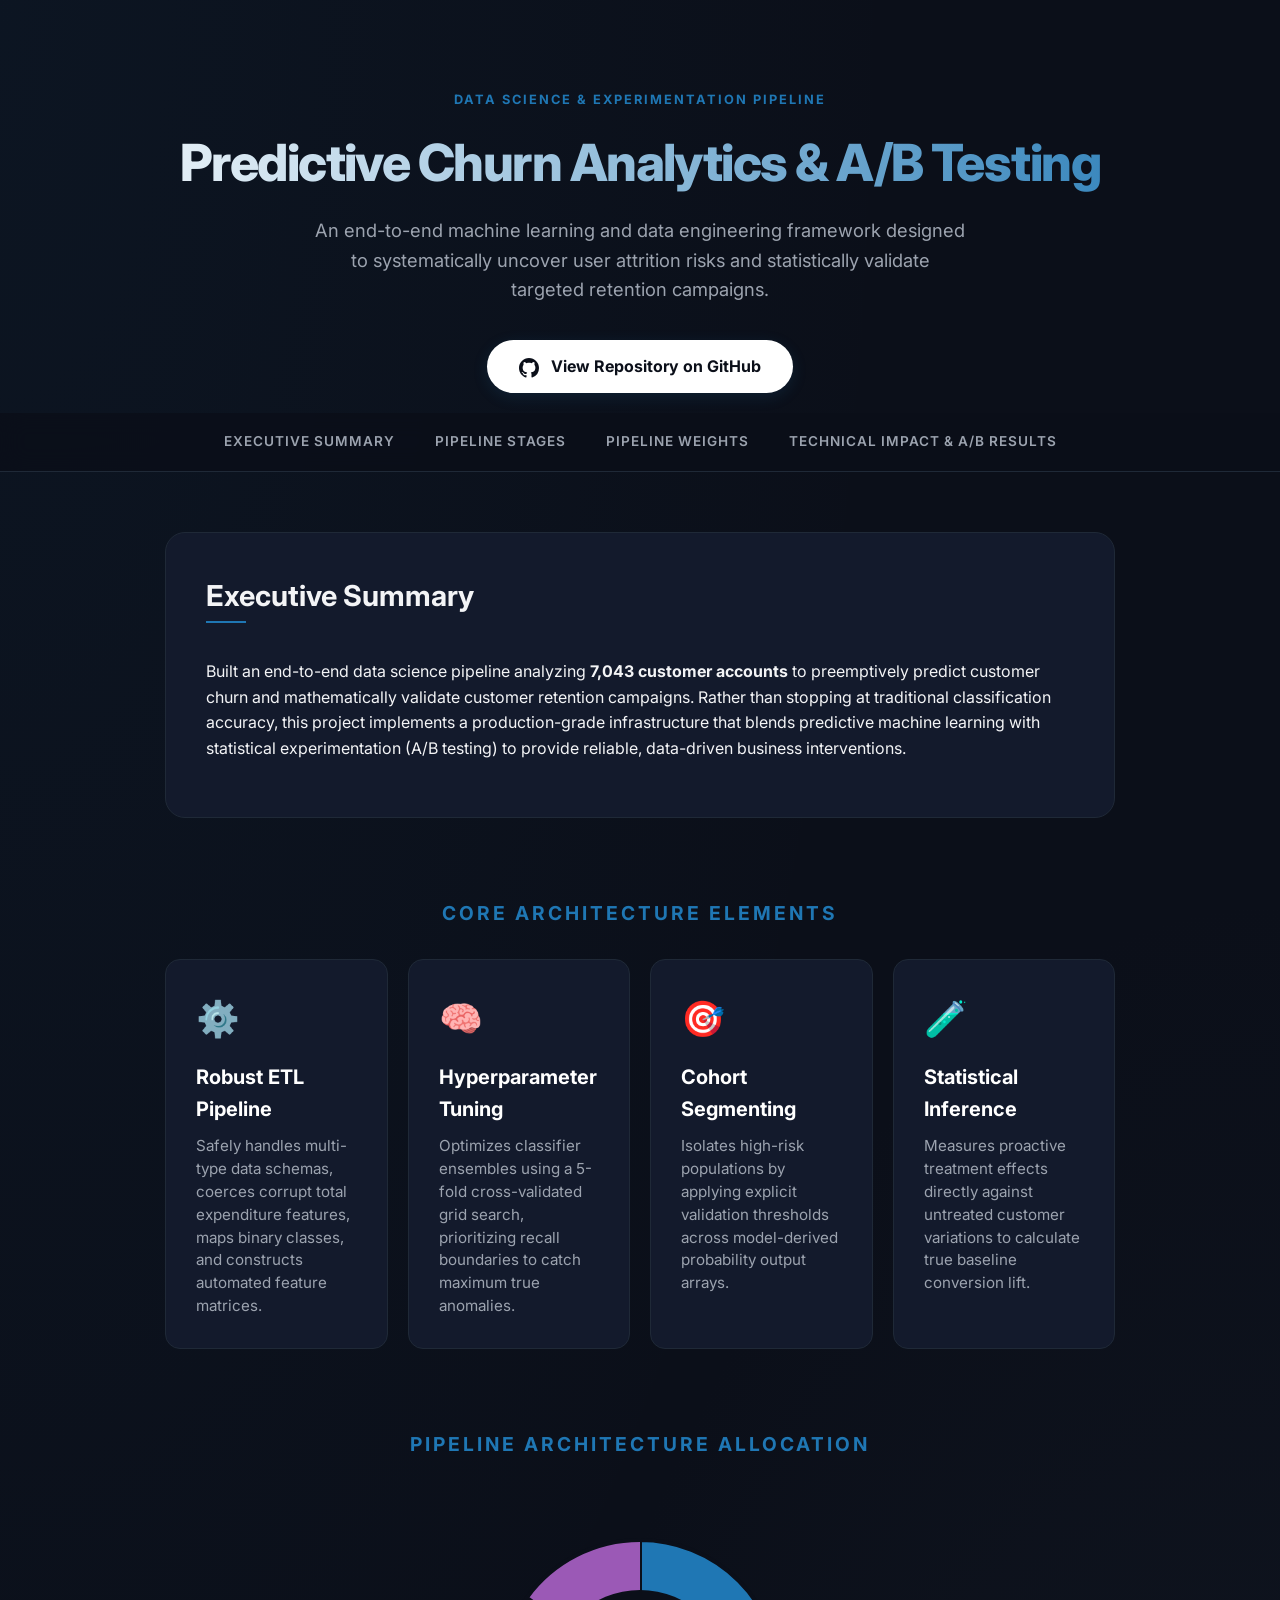
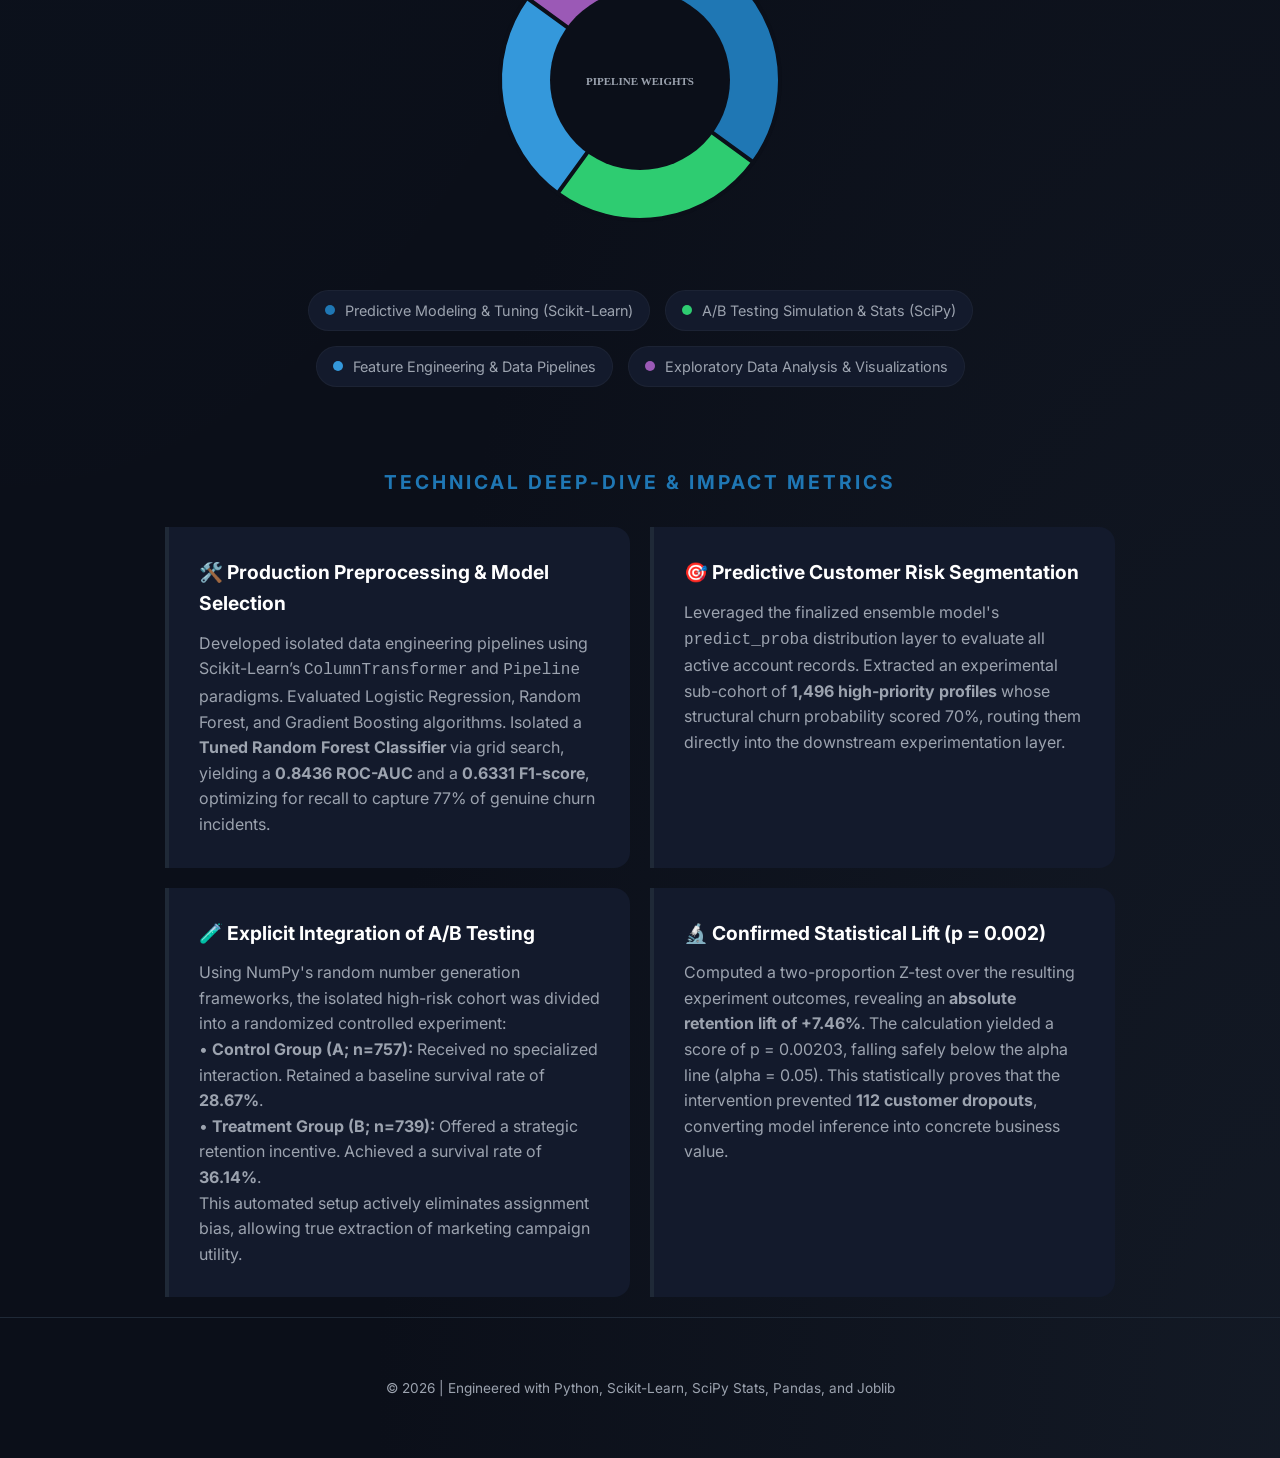
<file: customer-churn.html>
<!DOCTYPE html>
<html lang="en">
<head>
<meta charset="UTF-8">
<meta name="viewport" content="width=device-width, initial-scale=1.0">
<title>Predictive Churn Analytics & A/B Experimentation | Engineering Portfolio</title>
<link href="https://fonts.googleapis.com/css2?family=Inter:wght@300;400;600;700&display=swap" rel="stylesheet">

<style>
:root {
    --primary-blue: #1f77b4;
    --accent-glow: rgba(31, 119, 180, 0.15);
    --dark-slate: #0b0f19;
    --card-bg: #131a2c;
    --card-bg-hover: #1b243c;
    --text-main: #f3f4f6;
    --text-dim: #9ca3af;
    --border: #1f2937;
    --success-green: #10b981;
}

body {
    margin: 0;
    font-family: 'Inter', sans-serif;
    background-color: var(--dark-slate);
    background-image: 
        radial-gradient(at 0% 0%, rgba(31, 119, 180, 0.06) 0px, transparent 50%),
        radial-gradient(at 100% 100%, rgba(31, 41, 55, 0.4) 0px, transparent 50%);
    color: var(--text-main);
    line-height: 1.6;
}

/* HEADER & GITHUB BUTTON */
header { padding: 90px 20px 20px; text-align: center; }
header .badge { text-transform: uppercase; letter-spacing: 2px; font-size: 0.8rem; color: var(--primary-blue); font-weight: 700; margin-bottom: 12px; }
header h1 { font-size: 3.2rem; margin: 0; font-weight: 800; background: linear-gradient(90deg, #fff, var(--primary-blue)); -webkit-background-clip: text; -webkit-text-fill-color: transparent; letter-spacing: -0.03em; }
header p { color: var(--text-dim); font-size: 1.15rem; margin-top: 12px; max-width: 650px; margin-left: auto; margin-right: auto; }

.btn-container { text-align: center; margin-top: 35px; }
.github-pill {
    display: inline-flex;
    align-items: center;
    gap: 12px;
    padding: 14px 32px;
    background: #fff;
    color: var(--dark-slate);
    text-decoration: none;
    border-radius: 50px;
    font-weight: 700;
    transition: 0.3s cubic-bezier(0.4, 0, 0.2, 1);
    box-shadow: 0 4px 15px var(--accent-glow);
}
.github-pill:hover {
    transform: translateY(-3px);
    background: var(--primary-blue);
    color: #fff;
    box-shadow: 0 8px 25px rgba(31, 119, 180, 0.4);
}

/* STICKY NAV */
nav {
    background: rgba(11, 15, 25, 0.9);
    backdrop-filter: blur(12px);
    padding: 18px;
    display: flex;
    justify-content: center;
    position: sticky;
    top: 0;
    z-index: 100;
    border-bottom: 1px solid var(--border);
}
nav a { color: var(--text-dim); text-decoration: none; margin: 0 20px; font-size: 0.85rem; font-weight: 600; text-transform: uppercase; letter-spacing: 1px; transition: color 0.2s ease; }
nav a:hover { color: var(--primary-blue); }

.container { max-width: 950px; margin: auto; padding: 20px; }

/* LAYOUT CARDS */
.card {
    background: var(--card-bg);
    border: 1px solid var(--border);
    border-radius: 20px;
    padding: 40px;
    margin: 40px 0;
    transition: all 0.3s ease;
}
h2 { color: var(--text-main); margin-top: 0; font-size: 1.8rem; font-weight: 700; position: relative; display: inline-block; }
h2::after {
    content: '';
    position: absolute;
    left: 0;
    bottom: -4px;
    width: 40px;
    height: 2px;
    background-color: var(--primary-blue);
    transition: width 0.3s ease;
}
.card:hover h2::after { width: 100%; }

/* PRODUCT ECOSYSTEM GRID */
.features-grid {
    display: grid;
    grid-template-columns: repeat(auto-fit, minmax(220px, 1fr));
    gap: 20px;
    margin-top: 30px;
}
.feature-item {
    background: var(--card-bg);
    padding: 30px;
    border-radius: 15px;
    border: 1px solid var(--border);
    transition: 0.3s cubic-bezier(0.4, 0, 0.2, 1);
}
.feature-item:hover { 
    border-color: var(--primary-blue); 
    background-color: var(--card-bg-hover);
    transform: translateY(-5px); 
    box-shadow: 0 10px 20px -10px var(--accent-glow);
}
.feature-item span { font-size: 2.2rem; display: block; margin-bottom: 15px; }
.feature-item h3 { color: #fff; margin: 0 0 10px 0; font-size: 1.25rem; transition: color 0.2s; }
.feature-item:hover h3 { color: var(--primary-blue); }
.feature-item p { font-size: 0.95rem; color: var(--text-dim); margin: 0; line-height: 1.5; }

.section-title { text-align: center; margin-top: 80px; color: var(--primary-blue); font-size: 1.2rem; letter-spacing: 3px; text-transform: uppercase; font-weight: 700; }

/* CHART & LEGEND */
.chart-wrapper {
    display: flex;
    flex-direction: column;
    align-items: center;
    margin: 40px 0;
}
#chartTooltip {
    position: absolute;
    background: #fff;
    color: var(--dark-slate);
    padding: 8px 12px;
    border-radius: 6px;
    font-size: 13px;
    font-weight: 700;
    pointer-events: none;
    display: none;
    z-index: 10;
}
.tech-legend {
    display: flex;
    flex-wrap: wrap;
    justify-content: center;
    gap: 15px;
    margin-top: 30px;
    max-width: 800px;
}
.legend-tag {
    display: flex;
    align-items: center;
    gap: 10px;
    font-size: 0.85rem;
    background: var(--card-bg);
    border: 1px solid var(--border);
    padding: 8px 16px;
    border-radius: 30px;
}
.dot { width: 10px; height: 10px; border-radius: 50%; }

/* RECRUITER IMPACT GRID */
.impact-grid {
    display: grid;
    grid-template-columns: repeat(auto-fit, minmax(400px, 1fr));
    gap: 20px;
    margin-top: 30px;
}
.impact-card {
    padding: 30px;
    background: var(--card-bg);
    border-left: 4px solid var(--border);
    border-radius: 0 16px 16px 0;
    transition: all 0.3s cubic-bezier(0.4, 0, 0.2, 1);
}
.impact-card:hover {
    border-left-color: var(--primary-blue);
    background: var(--card-bg-hover);
    transform: translateX(6px);
}
.impact-card.success-highlight:hover {
    border-left-color: var(--success-green);
}
.impact-card h4 { margin: 0 0 12px 0; color: #fff; font-size: 1.2rem; transition: color 0.2s; }
.impact-card:hover h4 { color: var(--primary-blue); }
.impact-card.success-highlight:hover h4 { color: var(--success-green); }
.impact-card p { margin: 0; color: var(--text-dim); font-size: 1rem; line-height: 1.6; }

footer { text-align: center; padding: 60px; color: var(--text-dim); font-size: 0.85rem; border-top: 1px solid var(--border); }

#topBtn {
    position: fixed; bottom: 30px; right: 30px;
    background: var(--primary-blue); color: white;
    border: none; border-radius: 50%; width: 50px; height: 50px;
    cursor: pointer; display: none; box-shadow: 0 5px 15px rgba(0,0,0,0.3);
    font-size: 1.2rem; font-weight: bold;
}
</style>
</head>

<body>

<header>
    <div class="badge">Data Science & Experimentation Pipeline</div>
    <h1>Predictive Churn Analytics & A/B Testing</h1>
    <p>An end-to-end machine learning and data engineering framework designed to systematically uncover user attrition risks and statistically validate targeted retention campaigns.</p>
    <div class="btn-container">
        <a href="https://github.com/Vrushilpatel2004/Predictive-Churn-Retention-Analysis-Data-Science-project" target="_blank" class="github-pill">
            <svg height="20" width="20" viewBox="0 0 16 16" fill="currentColor" style="margin-bottom:-2px;"><path d="M8 0C3.58 0 0 3.58 0 8c0 3.54 2.29 6.53 5.47 7.59.4.07.55-.17.55-.38 0-.19-.01-.82-.01-1.49-2.01.37-2.53-.49-2.69-.94-.09-.23-.48-.94-.82-1.13-.28-.15-.68-.52-.01-.53.63-.01 1.08.58 1.23.82.72 1.21 1.87.87 2.33.66.07-.52.28-.87.51-1.07-1.78-.2-3.64-.89-3.64-3.95 0-.87.31-1.59.82-2.15-.08-.2-.36-1.02.08-2.12 0 0 .67-.21 2.2.82.64-.18 1.32-.27 2-.27.68 0 1.36.09 2 .27 1.53-1.04 2.2-.82 2.2-.82.44 1.1.16 1.92.08 2.12.51.56.82 1.27.82 2.15 0 3.07-1.87 3.75-3.65 3.95.29.25.54.73.54 1.48 0 1.07-.01 1.93-.01 2.2 0 .21.15.46.55.38A8.013 8.013 0 0016 8c0-4.42-3.58-8-8-8z"></path></svg>
            View Repository on GitHub
        </a>
    </div>
</header>

<nav>
    <a href="#overview">Executive Summary</a>
    <a href="#ecosystem">Pipeline Stages</a>
    <a href="#architecture">Pipeline Weights</a>
    <a href="#impact">Technical Impact & A/B Results</a>
</nav>

<div class="container">

    <section id="overview" class="card">
        <h2>Executive Summary</h2>
        <p>Built an end-to-end data science pipeline analyzing <strong>7,043 customer accounts</strong> to preemptively predict customer churn and mathematically validate customer retention campaigns. Rather than stopping at traditional classification accuracy, this project implements a production-grade infrastructure that blends predictive machine learning with statistical experimentation (A/B testing) to provide reliable, data-driven business interventions.</p>
    </section>

    <div id="ecosystem" class="section-title">Core Architecture Elements</div>
    <div class="features-grid">
        <div class="feature-item"><span>⚙️</span><h3>Robust ETL Pipeline</h3><p>Safely handles multi-type data schemas, coerces corrupt total expenditure features, maps binary classes, and constructs automated feature matrices.</p></div>
        <div class="feature-item"><span>🧠</span><h3>Hyperparameter Tuning</h3><p>Optimizes classifier ensembles using a 5-fold cross-validated grid search, prioritizing recall boundaries to catch maximum true anomalies.</p></div>
        <div class="feature-item"><span>🎯</span><h3>Cohort Segmenting</h3><p>Isolates high-risk populations by applying explicit validation thresholds across model-derived probability output arrays.</p></div>
        <div class="feature-item"><span>🧪</span><h3>Statistical Inference</h3><p>Measures proactive treatment effects directly against untreated customer variations to calculate true baseline conversion lift.</p></div>
    </div>

    <div id="architecture" class="section-title">Pipeline Architecture Allocation</div>
    <div class="chart-wrapper">
        <div id="chartTooltip"></div>
        <canvas id="techDonut" width="360" height="360"></canvas>
        <div class="tech-legend" id="legend"></div>
    </div>

    <div id="impact" class="section-title">Technical Deep-Dive & Impact Metrics</div>
    <div class="impact-grid">
        <div class="impact-card">
            <h4>🛠️ Production Preprocessing & Model Selection</h4>
            <p>Developed isolated data engineering pipelines using Scikit-Learn’s <code>ColumnTransformer</code> and <code>Pipeline</code> paradigms. Evaluated Logistic Regression, Random Forest, and Gradient Boosting algorithms. Isolated a <b>Tuned Random Forest Classifier</b> via grid search, yielding a <b>0.8436 ROC-AUC</b> and a <b>0.6331 F1-score</b>, optimizing for recall to capture 77% of genuine churn incidents.</p>
        </div>
        <div class="impact-card">
            <h4>🎯 Predictive Customer Risk Segmentation</h4>
            <p>Leveraged the finalized ensemble model's <code>predict_proba</code> distribution layer to evaluate all active account records. Extracted an experimental sub-cohort of <strong>1,496 high-priority profiles</strong> whose structural churn probability scored 70%, routing them directly into the downstream experimentation layer.</p>
        </div>
        <div class="impact-card success-highlight">
            <h4>🧪 Explicit Integration of A/B Testing</h4>
            <p>Using NumPy's random number generation frameworks, the isolated high-risk cohort was divided into a randomized controlled experiment:
            <br>• <strong>Control Group (A; n=757):</strong> Received no specialized interaction. Retained a baseline survival rate of <strong>28.67%</strong>.
            <br>• <strong>Treatment Group (B; n=739):</strong> Offered a strategic retention incentive. Achieved a survival rate of <strong>36.14%</strong>.
            <br>This automated setup actively eliminates assignment bias, allowing true extraction of marketing campaign utility.</p>
        </div>
        <div class="impact-card success-highlight">
            <h4>🔬 Confirmed Statistical Lift (p = 0.002)</h4>
            <p>Computed a two-proportion Z-test over the resulting experiment outcomes, revealing an <b>absolute retention lift of +7.46%</b>. The calculation yielded a score of p = 0.00203, falling safely below the alpha line (alpha = 0.05). This statistically proves that the intervention prevented <b>112 customer dropouts</b>, converting model inference into concrete business value.</p>
        </div>
    </div>

</div>

<button id="topBtn" onclick="scrollToTop()">↑</button>

<footer>
    © 2026 | Engineered with Python, Scikit-Learn, SciPy Stats, Pandas, and Joblib
</footer>

<script>
const canvas = document.getElementById("techDonut");
const ctx = canvas.getContext("2d");
const tooltip = document.getElementById("chartTooltip");
const legendDiv = document.getElementById("legend");

const techData = [
    { label: "Predictive Modeling & Tuning (Scikit-Learn)", value: 35, color: "#1f77b4" },
    { label: "A/B Testing Simulation & Stats (SciPy)", value: 25, color: "#2ecc71" },
    { label: "Feature Engineering & Data Pipelines", value: 25, color: "#3498db" },
    { label: "Exploratory Data Analysis & Visualizations", value: 15, color: "#9b59b6" }
];

const total = techData.reduce((sum, item) => sum + item.value, 0);
const centerX = 180, centerY = 180, outerR = 140, innerR = 90;
let slices = [];

function draw(hoverLabel = "", hoverVal = "") {
    ctx.clearRect(0, 0, canvas.width, canvas.height);
    let startA = -Math.PI / 2;
    slices = [];

    techData.forEach(item => {
        const sliceA = (item.value / total) * 2 * Math.PI;
        ctx.beginPath();
        ctx.moveTo(centerX, centerY);
        ctx.arc(centerX, centerY, outerR, startA, startA + sliceA);
        ctx.fillStyle = item.color;
        ctx.fill();
        ctx.strokeStyle = "#0b0f19";
        ctx.lineWidth = 4;
        ctx.stroke();

        slices.push({ ...item, startA, endA: startA + sliceA });
        startA += sliceA;
    });

    ctx.beginPath();
    ctx.arc(centerX, centerY, innerR, 0, 2 * Math.PI);
    ctx.fillStyle = "#0b0f19";
    ctx.fill();

    ctx.textAlign = "center";
    if(hoverLabel) {
        ctx.fillStyle = "white";
        ctx.font = "bold 13px Inter";
        
        if (hoverLabel.length > 25) {
            ctx.fillText(hoverLabel.substring(0, 24) + "...", centerX, centerY - 5);
        } else {
            ctx.fillText(hoverLabel, centerX, centerY - 5);
        }
        
        ctx.fillStyle = "#1f77b4";
        ctx.font = "14px Inter";
        ctx.fillText(hoverVal + "% Core Allocation", centerX, centerY + 20);
    } else {
        ctx.fillStyle = "#9ca3af";
        ctx.font = "600 11px Inter";
        ctx.fillText("PIPELINE WEIGHTS", centerX, centerY + 5);
    }
}

techData.forEach(item => {
    legendDiv.innerHTML += `
        <div class="legend-tag" style="border: 1px solid rgba(255,255,255,0.04)">
            <span class="dot" style="background:${item.color}"></span>
            <span style="color: #9ca3af; font-size: 0.9rem;">${item.label}</span>
        </div>
    `;
});

canvas.addEventListener("mousemove", (e) => {
    const rect = canvas.getBoundingClientRect();
    const mouseX = e.clientX - rect.left - centerX;
    const mouseY = e.clientY - rect.top - centerY;
    const dist = Math.sqrt(mouseX**2 + mouseY**2);

    if (dist > innerR && dist < outerR) {
        let angle = Math.atan2(mouseY, mouseX);
        if (angle < -Math.PI / 2) angle += 2 * Math.PI;
        const s = slices.find(s => angle >= s.startA && angle <= s.endA);
        if (s) {
            tooltip.style.display = "block";
            tooltip.style.left = (e.pageX + 15) + "px";
            tooltip.style.top = (e.pageY + 15) + "px";
            tooltip.innerHTML = `<b>${s.label}</b>: ${s.value}%`;
            draw(s.label, s.value);
            return;
        }
    }
    tooltip.style.display = "none";
    draw();
});

canvas.addEventListener("mouseleave", () => {
    tooltip.style.display = "none";
    draw();
});

const topBtn = document.getElementById("topBtn");
window.onscroll = () => { topBtn.style.display = window.scrollY > 400 ? "block" : "none"; };
function scrollToTop() { window.scrollTo({ top: 0, behavior: 'smooth' }); }

draw();
</script>

</body>
</html>
</file>
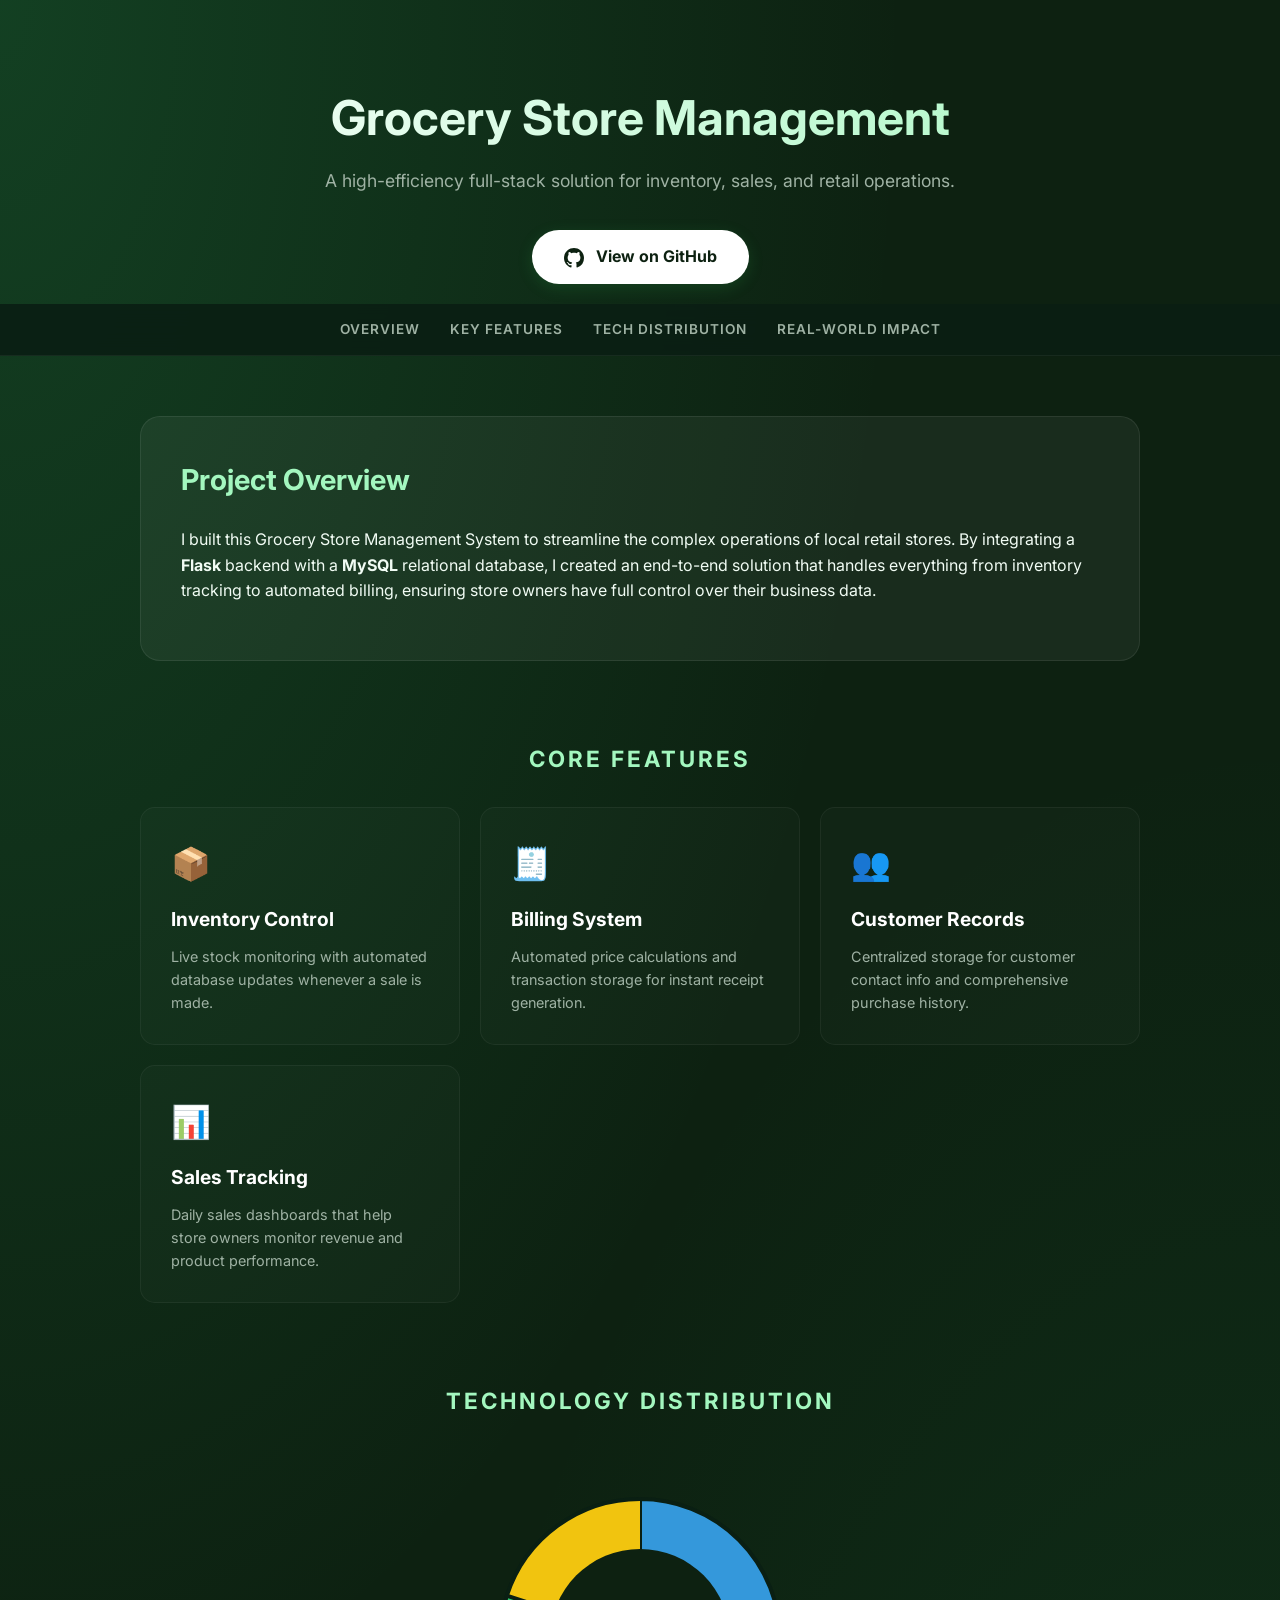
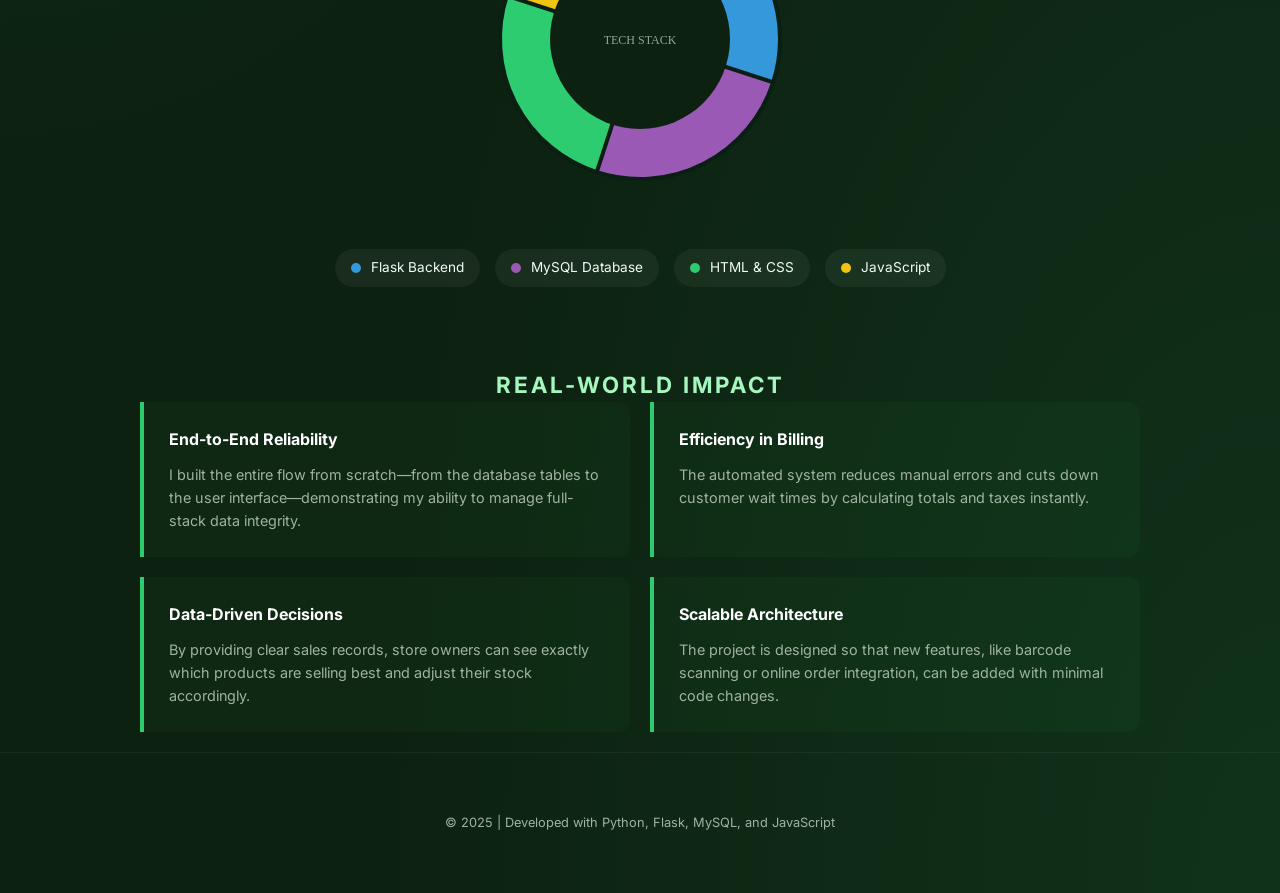
<file: grocery-store-management.html>
<!DOCTYPE html>
<html lang="en">
<head>
<meta charset="UTF-8">
<meta name="viewport" content="width=device-width, initial-scale=1.0">
<title>Grocery Store Management | Portfolio Project</title>
<link href="https://fonts.googleapis.com/css2?family=Inter:wght@300;400;600;700&display=swap" rel="stylesheet">

<style>
:root {
    --primary-green: #2ecc71;   /* Brighter Emerald */
    --accent-mint: #a3f7bf;     /* Soft Mint */
    --dark-slate: #0d2111;      /* Deep Forest Background */
    --card-bg: rgba(255, 255, 255, 0.05);
    --text-main: #f1fcf4;
    --text-dim: #9fb2a4;
}

body {
    margin: 0;
    font-family: 'Inter', sans-serif;
    background-color: var(--dark-slate);
    /* Updated Gradient for a "Fresh" look */
    background-image: 
        radial-gradient(at 0% 0%, rgba(46, 204, 113, 0.18) 0px, transparent 50%),
        radial-gradient(at 100% 100%, rgba(39, 174, 96, 0.12) 0px, transparent 50%);
    color: var(--text-main);
    line-height: 1.6;
}

/* HEADER & GITHUB BUTTON */
header { padding: 80px 20px 20px; text-align: center; }
header h1 { font-size: 3rem; margin: 0; font-weight: 700; background: linear-gradient(90deg, #fff, var(--accent-mint)); -webkit-background-clip: text; -webkit-text-fill-color: transparent; }
header p { color: var(--text-dim); font-size: 1.1rem; margin-top: 10px; }

.btn-container { text-align: center; margin-top: 35px; }
.github-pill {
    display: inline-flex;
    align-items: center;
    gap: 12px;
    padding: 14px 32px;
    background: #fff;
    color: var(--dark-slate);
    text-decoration: none;
    border-radius: 50px;
    font-weight: 700;
    transition: 0.3s cubic-bezier(0.4, 0, 0.2, 1);
    box-shadow: 0 4px 15px rgba(40, 167, 69, 0.2);
}
.github-pill:hover {
    transform: translateY(-3px);
    background: var(--accent-mint);
    box-shadow: 0 8px 25px rgba(133, 217, 150, 0.4);
}

/* NAV */
nav {
    background: rgba(10, 31, 19, 0.9);
    backdrop-filter: blur(12px);
    padding: 15px;
    display: flex;
    justify-content: center;
    position: sticky;
    top: 0;
    z-index: 100;
    border-bottom: 1px solid rgba(255,255,255,0.05);
}
nav a { color: var(--text-dim); text-decoration: none; margin: 0 15px; font-size: 0.85rem; font-weight: 600; text-transform: uppercase; letter-spacing: 1px; }
nav a:hover { color: var(--accent-mint); }

.container { max-width: 1000px; margin: auto; padding: 20px; }

/* CARDS */
.card {
    background: var(--card-bg);
    border: 1px solid rgba(255, 255, 255, 0.08);
    border-radius: 20px;
    padding: 40px;
    margin: 40px 0;
}
h2 { color: var(--accent-mint); margin-top: 0; font-size: 1.8rem; }

/* FEATURES GRID */
.features-grid {
    display: grid;
    grid-template-columns: repeat(auto-fit, minmax(280px, 1fr));
    gap: 20px;
    margin-top: 30px;
}
.feature-item {
    background: rgba(255,255,255,0.02);
    padding: 30px;
    border-radius: 15px;
    border: 1px solid rgba(255,255,255,0.05);
    transition: 0.3s;
}
.feature-item:hover { border-color: var(--primary-green); transform: translateY(-5px); }
.feature-item span { font-size: 2rem; display: block; margin-bottom: 15px; }
.feature-item h3 { color: #fff; margin: 0 0 10px 0; font-size: 1.2rem; }
.feature-item p { font-size: 0.9rem; color: var(--text-dim); margin: 0; }

.section-title { text-align: center; margin-top: 80px; color: var(--accent-mint); font-size: 1.4rem; letter-spacing: 3px; text-transform: uppercase; font-weight: 700; }

/* CHART & LEGEND */
.chart-wrapper {
    display: flex;
    flex-direction: column;
    align-items: center;
    margin: 40px 0;
}
#chartTooltip {
    position: absolute;
    background: #fff;
    color: var(--dark-slate);
    padding: 8px 12px;
    border-radius: 6px;
    font-size: 13px;
    font-weight: 700;
    pointer-events: none;
    display: none;
    z-index: 10;
}
.tech-legend {
    display: flex;
    flex-wrap: wrap;
    justify-content: center;
    gap: 15px;
    margin-top: 30px;
}
.legend-tag {
    display: flex;
    align-items: center;
    gap: 10px;
    font-size: 0.85rem;
    background: rgba(255,255,255,0.05);
    padding: 8px 16px;
    border-radius: 30px;
}
.dot { width: 10px; height: 10px; border-radius: 50%; }

/* REAL WORLD IMPACT */
.impact-grid {
    display: grid;
    grid-template-columns: 1fr 1fr;
    gap: 20px;
}
.impact-card {
    padding: 25px;
    background: rgba(40, 167, 69, 0.05);
    border-left: 4px solid var(--primary-green);
    border-radius: 0 12px 12px 0;
}
.impact-card h4 { margin: 0 0 10px 0; color: #fff; }
.impact-card p { margin: 0; font-size: 0.9rem; color: var(--text-dim); }

footer { text-align: center; padding: 60px; color: var(--text-dim); font-size: 0.8rem; border-top: 1px solid rgba(255,255,255,0.05); }

#topBtn {
    position: fixed; bottom: 30px; right: 30px;
    background: var(--primary-green); color: white;
    border: none; border-radius: 50%; width: 50px; height: 50px;
    cursor: pointer; display: none; box-shadow: 0 5px 15px rgba(0,0,0,0.3);
}
</style>
</head>

<body>

<header>
    <h1>Grocery Store Management</h1>
    <p>A high-efficiency full-stack solution for inventory, sales, and retail operations.</p>
    <div class="btn-container">
        <a href="https://github.com/yourusername/grocery-management" target="_blank" class="github-pill">
            <svg height="20" width="20" viewBox="0 0 16 16" fill="currentColor" style="margin-bottom:-2px;"><path d="M8 0C3.58 0 0 3.58 0 8c0 3.54 2.29 6.53 5.47 7.59.4.07.55-.17.55-.38 0-.19-.01-.82-.01-1.49-2.01.37-2.53-.49-2.69-.94-.09-.23-.48-.94-.82-1.13-.28-.15-.68-.52-.01-.53.63-.01 1.08.58 1.23.82.72 1.21 1.87.87 2.33.66.07-.52.28-.87.51-1.07-1.78-.2-3.64-.89-3.64-3.95 0-.87.31-1.59.82-2.15-.08-.2-.36-1.02.08-2.12 0 0 .67-.21 2.2.82.64-.18 1.32-.27 2-.27.68 0 1.36.09 2 .27 1.53-1.04 2.2-.82 2.2-.82.44 1.1.16 1.92.08 2.12.51.56.82 1.27.82 2.15 0 3.07-1.87 3.75-3.65 3.95.29.25.54.73.54 1.48 0 1.07-.01 1.93-.01 2.2 0 .21.15.46.55.38A8.013 8.013 0 0016 8c0-4.42-3.58-8-8-8z"></path></svg>
            View on GitHub
        </a>
    </div>
</header>

<nav>
    <a href="#overview">Overview</a>
    <a href="#features">Key Features</a>
    <a href="#tech">Tech Distribution</a>
    <a href="#impact">Real-World Impact</a>
</nav>

<div class="container">

    <section id="overview" class="card">
        <h2>Project Overview</h2>
        <p>I built this Grocery Store Management System to streamline the complex operations of local retail stores. By integrating a <strong>Flask</strong> backend with a <strong>MySQL</strong> relational database, I created an end-to-end solution that handles everything from inventory tracking to automated billing, ensuring store owners have full control over their business data.</p>
    </section>

    

    <div id="features" class="section-title">Core Features</div>
    <div class="features-grid">
        <div class="feature-item"><span>📦</span><h3>Inventory Control</h3><p>Live stock monitoring with automated database updates whenever a sale is made.</p></div>
        <div class="feature-item"><span>🧾</span><h3>Billing System</h3><p>Automated price calculations and transaction storage for instant receipt generation.</p></div>
        <div class="feature-item"><span>👥</span><h3>Customer Records</h3><p>Centralized storage for customer contact info and comprehensive purchase history.</p></div>
        <div class="feature-item"><span>📊</span><h3>Sales Tracking</h3><p>Daily sales dashboards that help store owners monitor revenue and product performance.</p></div>
    </div>

    <div id="tech" class="section-title">Technology Distribution</div>
    <div class="chart-wrapper">
        <div id="chartTooltip"></div>
        <canvas id="techDonut" width="360" height="360"></canvas>
        <div class="tech-legend" id="legend"></div>
    </div>

    <div id="impact" class="section-title">Real-World Impact</div>
    <div class="impact-grid">
        <div class="impact-card">
            <h4>End-to-End Reliability</h4>
            <p>I built the entire flow from scratch—from the database tables to the user interface—demonstrating my ability to manage full-stack data integrity.</p>
        </div>
        <div class="impact-card">
            <h4>Efficiency in Billing</h4>
            <p>The automated system reduces manual errors and cuts down customer wait times by calculating totals and taxes instantly.</p>
        </div>
        <div class="impact-card">
            <h4>Data-Driven Decisions</h4>
            <p>By providing clear sales records, store owners can see exactly which products are selling best and adjust their stock accordingly.</p>
        </div>
        <div class="impact-card">
            <h4>Scalable Architecture</h4>
            <p>The project is designed so that new features, like barcode scanning or online order integration, can be added with minimal code changes.</p>
        </div>
    </div>

</div>

<button id="topBtn" onclick="scrollToTop()">↑</button>

<footer>
    © 2025 | Developed with Python, Flask, MySQL, and JavaScript
</footer>

<script>
const canvas = document.getElementById("techDonut");
const ctx = canvas.getContext("2d");
const tooltip = document.getElementById("chartTooltip");
const legendDiv = document.getElementById("legend");

const techData = [
    { label: "Flask Backend", value: 30, color: "#3498db" },
    { label: "MySQL Database", value: 25, color: "#9b59b6" },
    { label: "HTML & CSS", value: 25, color: "#2ecc71" },
    { label: "JavaScript", value: 20, color: "#f1c40f" }
];

const total = techData.reduce((sum, item) => sum + item.value, 0);
const centerX = 180, centerY = 180, outerR = 140, innerR = 90;
let slices = [];

function draw(hoverLabel = "", hoverVal = "") {
    ctx.clearRect(0, 0, canvas.width, canvas.height);
    let startA = -Math.PI / 2;
    slices = [];

    techData.forEach(item => {
        const sliceA = (item.value / total) * 2 * Math.PI;
        ctx.beginPath();
        ctx.moveTo(centerX, centerY);
        ctx.arc(centerX, centerY, outerR, startA, startA + sliceA);
        ctx.fillStyle = item.color;
        ctx.fill();
        ctx.strokeStyle = "#0a1f13";
        ctx.lineWidth = 4;
        ctx.stroke();

        slices.push({ ...item, startA, endA: startA + sliceA });
        startA += sliceA;
    });

    ctx.beginPath();
    ctx.arc(centerX, centerY, innerR, 0, 2 * Math.PI);
    ctx.fillStyle = "#0d2111";
    ctx.fill();

    ctx.textAlign = "center";
    if(hoverLabel) {
        ctx.fillStyle = "white";
        ctx.font = "bold 15px Inter";
        ctx.fillText(hoverLabel, centerX, centerY - 5);
        ctx.fillStyle = "#85d996";
        ctx.font = "14px Inter";
        ctx.fillText(hoverVal + "%", centerX, centerY + 20);
    } else {
        ctx.fillStyle = "#94a398";
        ctx.font = "12px Inter";
        ctx.fillText("TECH STACK", centerX, centerY + 5);
    }
}

techData.forEach(item => {
    legendDiv.innerHTML += `
        <div class="legend-tag">
            <span class="dot" style="background:${item.color}"></span>
            <span>${item.label}</span>
        </div>
    `;
});

canvas.addEventListener("mousemove", (e) => {
    const rect = canvas.getBoundingClientRect();
    const mouseX = e.clientX - rect.left - centerX;
    const mouseY = e.clientY - rect.top - centerY;
    const dist = Math.sqrt(mouseX**2 + mouseY**2);

    if (dist > innerR && dist < outerR) {
        let angle = Math.atan2(mouseY, mouseX);
        if (angle < -Math.PI / 2) angle += 2 * Math.PI;
        const s = slices.find(s => angle >= s.startA && angle <= s.endA);
        if (s) {
            tooltip.style.display = "block";
            tooltip.style.left = (e.pageX + 15) + "px";
            tooltip.style.top = (e.pageY + 15) + "px";
            tooltip.innerHTML = `<b>${s.label}</b>: ${s.value}%`;
            draw(s.label, s.value);
            return;
        }
    }
    tooltip.style.display = "none";
    draw();
});

canvas.addEventListener("mouseleave", () => {
    tooltip.style.display = "none";
    draw();
});

const topBtn = document.getElementById("topBtn");
window.onscroll = () => { topBtn.style.display = window.scrollY > 400 ? "block" : "none"; };
function scrollToTop() { window.scrollTo({ top: 0, behavior: 'smooth' }); }

draw();
</script>

</body>
</html>
</file>
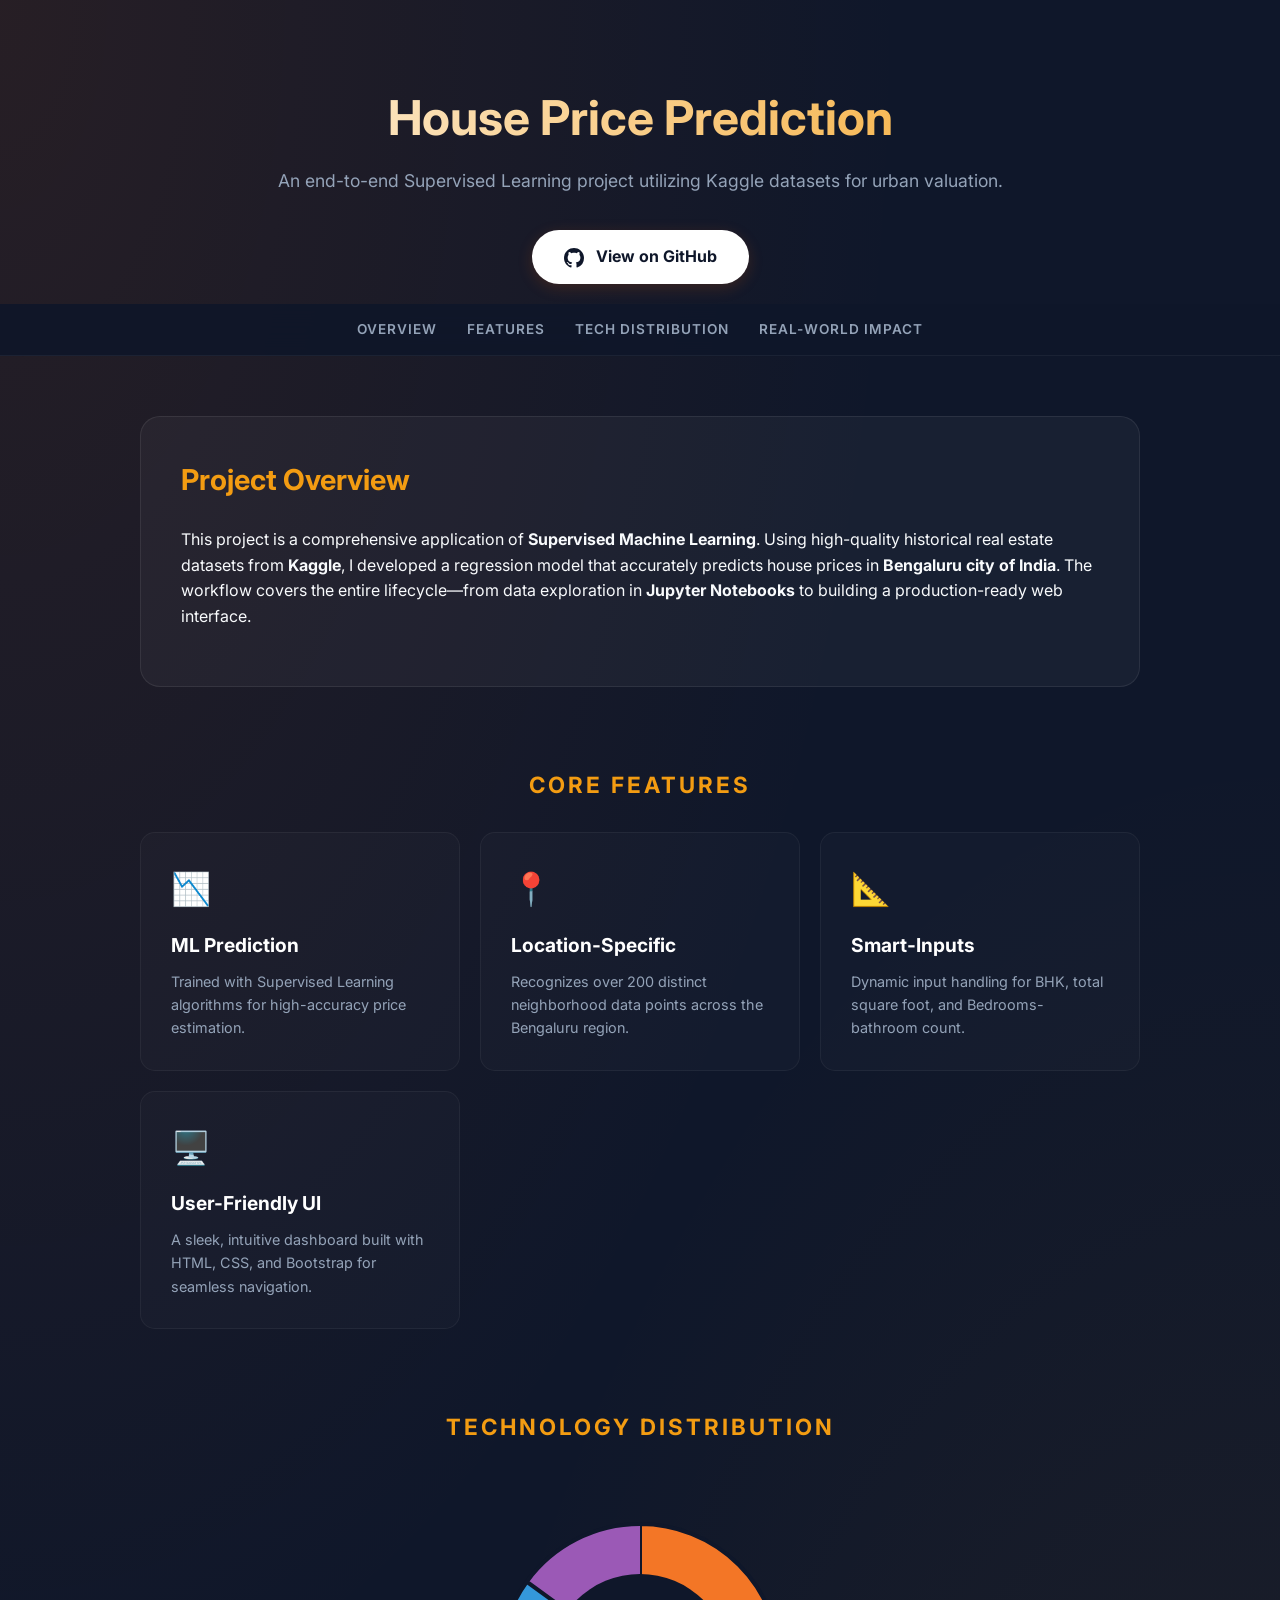
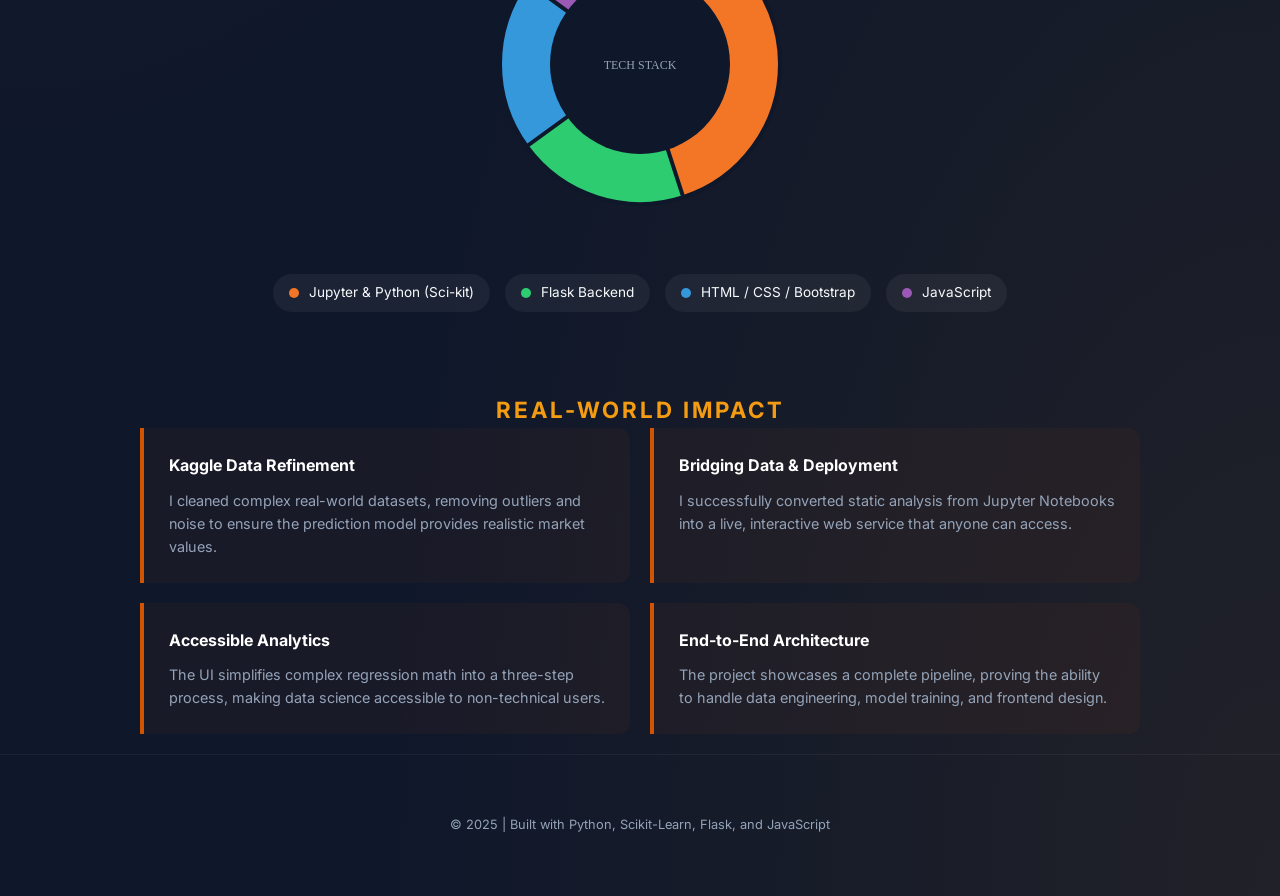
<file: house-price-prediction.html>
<!DOCTYPE html>
<html lang="en">
<head>
<meta charset="UTF-8">
<meta name="viewport" content="width=device-width, initial-scale=1.0">
<title>House Price Prediction | ML Project Portfolio</title>
<link href="https://fonts.googleapis.com/css2?family=Inter:wght@300;400;600;700&display=swap" rel="stylesheet">

<style>
:root {
    --primary-orange: #d35400;
    --accent-gold: #f39c12;
    --dark-slate: #0f172a;
    --card-bg: rgba(255, 255, 255, 0.04);
    --text-main: #f8fafc;
    --text-dim: #94a3b8;
}

body {
    margin: 0;
    font-family: 'Inter', sans-serif;
    background-color: var(--dark-slate);
    background-image: 
        radial-gradient(at 0% 0%, rgba(211, 84, 0, 0.12) 0px, transparent 50%),
        radial-gradient(at 100% 100%, rgba(243, 156, 18, 0.08) 0px, transparent 50%);
    color: var(--text-main);
    line-height: 1.6;
}

/* HEADER & GITHUB BUTTON */
header { padding: 80px 20px 20px; text-align: center; }
header h1 { font-size: 3rem; margin: 0; font-weight: 700; background: linear-gradient(90deg, #fff, var(--accent-gold)); -webkit-background-clip: text; -webkit-text-fill-color: transparent; }
header p { color: var(--text-dim); font-size: 1.1rem; margin-top: 10px; }

.btn-container { text-align: center; margin-top: 35px; }
.github-pill {
    display: inline-flex;
    align-items: center;
    gap: 12px;
    padding: 14px 32px;
    background: #fff;
    color: var(--dark-slate);
    text-decoration: none;
    border-radius: 50px;
    font-weight: 700;
    transition: 0.3s cubic-bezier(0.4, 0, 0.2, 1);
    box-shadow: 0 4px 15px rgba(211, 84, 0, 0.2);
}
.github-pill:hover {
    transform: translateY(-3px);
    background: var(--accent-gold);
    box-shadow: 0 8px 25px rgba(243, 156, 18, 0.4);
}

/* NAV */
nav {
    background: rgba(15, 23, 42, 0.9);
    backdrop-filter: blur(12px);
    padding: 15px;
    display: flex;
    justify-content: center;
    position: sticky;
    top: 0;
    z-index: 100;
    border-bottom: 1px solid rgba(255,255,255,0.05);
}
nav a { color: var(--text-dim); text-decoration: none; margin: 0 15px; font-size: 0.85rem; font-weight: 600; text-transform: uppercase; letter-spacing: 1px; }
nav a:hover { color: var(--accent-gold); }

.container { max-width: 1000px; margin: auto; padding: 20px; }

/* CARDS */
.card {
    background: var(--card-bg);
    border: 1px solid rgba(255, 255, 255, 0.08);
    border-radius: 20px;
    padding: 40px;
    margin: 40px 0;
}
h2 { color: var(--accent-gold); margin-top: 0; font-size: 1.8rem; }

/* FEATURES GRID */
.features-grid {
    display: grid;
    grid-template-columns: repeat(auto-fit, minmax(280px, 1fr));
    gap: 20px;
    margin-top: 30px;
}
.feature-item {
    background: rgba(255,255,255,0.02);
    padding: 30px;
    border-radius: 15px;
    border: 1px solid rgba(255,255,255,0.05);
    transition: 0.3s;
}
.feature-item:hover { border-color: var(--primary-orange); transform: translateY(-5px); }
.feature-item span { font-size: 2rem; display: block; margin-bottom: 15px; }
.feature-item h3 { color: #fff; margin: 0 0 10px 0; font-size: 1.2rem; }
.feature-item p { font-size: 0.9rem; color: var(--text-dim); margin: 0; }

.section-title { text-align: center; margin-top: 80px; color: var(--accent-gold); font-size: 1.4rem; letter-spacing: 3px; text-transform: uppercase; font-weight: 700; }

/* CHART & LEGEND */
.chart-wrapper {
    display: flex;
    flex-direction: column;
    align-items: center;
    margin: 40px 0;
}
#chartTooltip {
    position: absolute;
    background: #fff;
    color: var(--dark-slate);
    padding: 8px 12px;
    border-radius: 6px;
    font-size: 13px;
    font-weight: 700;
    pointer-events: none;
    display: none;
    z-index: 10;
}
.tech-legend {
    display: flex;
    flex-wrap: wrap;
    justify-content: center;
    gap: 15px;
    margin-top: 30px;
    max-width: 800px;
}
.legend-tag {
    display: flex;
    align-items: center;
    gap: 10px;
    font-size: 0.85rem;
    background: rgba(255,255,255,0.05);
    padding: 8px 16px;
    border-radius: 30px;
}
.dot { width: 10px; height: 10px; border-radius: 50%; }

/* REAL WORLD IMPACT */
.impact-grid {
    display: grid;
    grid-template-columns: 1fr 1fr;
    gap: 20px;
}
.impact-card {
    padding: 25px;
    background: rgba(211, 84, 0, 0.05);
    border-left: 4px solid var(--primary-orange);
    border-radius: 0 12px 12px 0;
}
.impact-card h4 { margin: 0 0 10px 0; color: #fff; }
.impact-card p { margin: 0; font-size: 0.9rem; color: var(--text-dim); }

footer { text-align: center; padding: 60px; color: var(--text-dim); font-size: 0.8rem; border-top: 1px solid rgba(255,255,255,0.05); }

#topBtn {
    position: fixed; bottom: 30px; right: 30px;
    background: var(--primary-orange); color: white;
    border: none; border-radius: 50%; width: 50px; height: 50px;
    cursor: pointer; display: none; box-shadow: 0 5px 15px rgba(0,0,0,0.3);
}
</style>
</head>

<body>

<header>
    <h1>House Price Prediction</h1>
    <p>An end-to-end Supervised Learning project utilizing Kaggle datasets for urban valuation.</p>
    <div class="btn-container">
        <a href="https://github.com/yourusername/house-price-prediction" target="_blank" class="github-pill">
            <svg height="20" width="20" viewBox="0 0 16 16" fill="currentColor" style="margin-bottom:-2px;"><path d="M8 0C3.58 0 0 3.58 0 8c0 3.54 2.29 6.53 5.47 7.59.4.07.55-.17.55-.38 0-.19-.01-.82-.01-1.49-2.01.37-2.53-.49-2.69-.94-.09-.23-.48-.94-.82-1.13-.28-.15-.68-.52-.01-.53.63-.01 1.08.58 1.23.82.72 1.21 1.87.87 2.33.66.07-.52.28-.87.51-1.07-1.78-.2-3.64-.89-3.64-3.95 0-.87.31-1.59.82-2.15-.08-.2-.36-1.02.08-2.12 0 0 .67-.21 2.2.82.64-.18 1.32-.27 2-.27.68 0 1.36.09 2 .27 1.53-1.04 2.2-.82 2.2-.82.44 1.1.16 1.92.08 2.12.51.56.82 1.27.82 2.15 0 3.07-1.87 3.75-3.65 3.95.29.25.54.73.54 1.48 0 1.07-.01 1.93-.01 2.2 0 .21.15.46.55.38A8.013 8.013 0 0016 8c0-4.42-3.58-8-8-8z"></path></svg>
            View on GitHub
        </a>
    </div>
</header>

<nav>
    <a href="#overview">Overview</a>
    <a href="#features">Features</a>
    <a href="#tech">Tech Distribution</a>
    <a href="#impact">Real-World Impact</a>
</nav>

<div class="container">

    <section id="overview" class="card">
        <h2>Project Overview</h2>
        <p>This project is a comprehensive application of <strong>Supervised Machine Learning</strong>. Using high-quality historical real estate datasets from <strong>Kaggle</strong>, I developed a regression model that accurately predicts house prices in <strong>Bengaluru city of India</strong>. The workflow covers the entire lifecycle—from data exploration in <strong>Jupyter Notebooks</strong> to building a production-ready web interface.</p>
    </section>

    <div id="features" class="section-title">Core Features</div>
    <div class="features-grid">
        <div class="feature-item"><span>📉</span><h3>ML Prediction</h3><p>Trained with Supervised Learning algorithms for high-accuracy price estimation.</p></div>
        <div class="feature-item"><span>📍</span><h3>Location-Specific</h3><p>Recognizes over 200 distinct neighborhood data points across the Bengaluru region.</p></div>
        <div class="feature-item"><span>📐</span><h3>Smart-Inputs</h3><p>Dynamic input handling for BHK, total square foot, and Bedrooms-bathroom count.</p></div>
        <div class="feature-item"><span>🖥️</span><h3>User-Friendly UI</h3><p>A sleek, intuitive dashboard built with HTML, CSS, and Bootstrap for seamless navigation.</p></div>
    </div>



    <div id="tech" class="section-title">Technology Distribution</div>
    <div class="chart-wrapper">
        <div id="chartTooltip"></div>
        <canvas id="techDonut" width="360" height="360"></canvas>
        <div class="tech-legend" id="legend"></div>
    </div>

    <div id="impact" class="section-title">Real-World Impact</div>
    <div class="impact-grid">
        <div class="impact-card">
            <h4>Kaggle Data Refinement</h4>
            <p>I cleaned complex real-world datasets, removing outliers and noise to ensure the prediction model provides realistic market values.</p>
        </div>
        <div class="impact-card">
            <h4>Bridging Data & Deployment</h4>
            <p>I successfully converted static analysis from Jupyter Notebooks into a live, interactive web service that anyone can access.</p>
        </div>
        <div class="impact-card">
            <h4>Accessible Analytics</h4>
            <p>The UI simplifies complex regression math into a three-step process, making data science accessible to non-technical users.</p>
        </div>
        <div class="impact-card">
            <h4>End-to-End Architecture</h4>
            <p>The project showcases a complete pipeline, proving the ability to handle data engineering, model training, and frontend design.</p>
        </div>
    </div>

</div>

<button id="topBtn" onclick="scrollToTop()">↑</button>

<footer>
    © 2025 | Built with Python, Scikit-Learn, Flask, and JavaScript
</footer>

<script>
const canvas = document.getElementById("techDonut");
const ctx = canvas.getContext("2d");
const tooltip = document.getElementById("chartTooltip");
const legendDiv = document.getElementById("legend");

const techData = [
    { label: "Jupyter & Python (Sci-kit)", value: 45, color: "#f37626" },
    { label: "Flask Backend", value: 20, color: "#2ecc71" },
    { label: "HTML / CSS / Bootstrap", value: 20, color: "#3498db" },
    { label: "JavaScript", value: 15, color: "#9b59b6" }
];

const total = techData.reduce((sum, item) => sum + item.value, 0);
const centerX = 180, centerY = 180, outerR = 140, innerR = 90;
let slices = [];

function draw(hoverLabel = "", hoverVal = "") {
    ctx.clearRect(0, 0, canvas.width, canvas.height);
    let startA = -Math.PI / 2;
    slices = [];

    techData.forEach(item => {
        const sliceA = (item.value / total) * 2 * Math.PI;
        ctx.beginPath();
        ctx.moveTo(centerX, centerY);
        ctx.arc(centerX, centerY, outerR, startA, startA + sliceA);
        ctx.fillStyle = item.color;
        ctx.fill();
        ctx.strokeStyle = "#0f172a";
        ctx.lineWidth = 4;
        ctx.stroke();

        slices.push({ ...item, startA, endA: startA + sliceA });
        startA += sliceA;
    });

    ctx.beginPath();
    ctx.arc(centerX, centerY, innerR, 0, 2 * Math.PI);
    ctx.fillStyle = "#0f172a";
    ctx.fill();

    ctx.textAlign = "center";
    if(hoverLabel) {
        ctx.fillStyle = "white";
        ctx.font = "bold 15px Inter";
        ctx.fillText(hoverLabel, centerX, centerY - 5);
        ctx.fillStyle = "#f39c12";
        ctx.font = "14px Inter";
        ctx.fillText(hoverVal + "%", centerX, centerY + 20);
    } else {
        ctx.fillStyle = "#94a3b8";
        ctx.font = "12px Inter";
        ctx.fillText("TECH STACK", centerX, centerY + 5);
    }
}

techData.forEach(item => {
    legendDiv.innerHTML += `
        <div class="legend-tag">
            <span class="dot" style="background:${item.color}"></span>
            <span>${item.label}</span>
        </div>
    `;
});

canvas.addEventListener("mousemove", (e) => {
    const rect = canvas.getBoundingClientRect();
    const mouseX = e.clientX - rect.left - centerX;
    const mouseY = e.clientY - rect.top - centerY;
    const dist = Math.sqrt(mouseX**2 + mouseY**2);

    if (dist > innerR && dist < outerR) {
        let angle = Math.atan2(mouseY, mouseX);
        if (angle < -Math.PI / 2) angle += 2 * Math.PI;
        const s = slices.find(s => angle >= s.startA && angle <= s.endA);
        if (s) {
            tooltip.style.display = "block";
            tooltip.style.left = (e.pageX + 15) + "px";
            tooltip.style.top = (e.pageY + 15) + "px";
            tooltip.innerHTML = `<b>${s.label}</b>: ${s.value}%`;
            draw(s.label, s.value);
            return;
        }
    }
    tooltip.style.display = "none";
    draw();
});

canvas.addEventListener("mouseleave", () => {
    tooltip.style.display = "none";
    draw();
});

const topBtn = document.getElementById("topBtn");
window.onscroll = () => { topBtn.style.display = window.scrollY > 400 ? "block" : "none"; };
function scrollToTop() { window.scrollTo({ top: 0, behavior: 'smooth' }); }

draw();
</script>

</body>
</html>
</file>
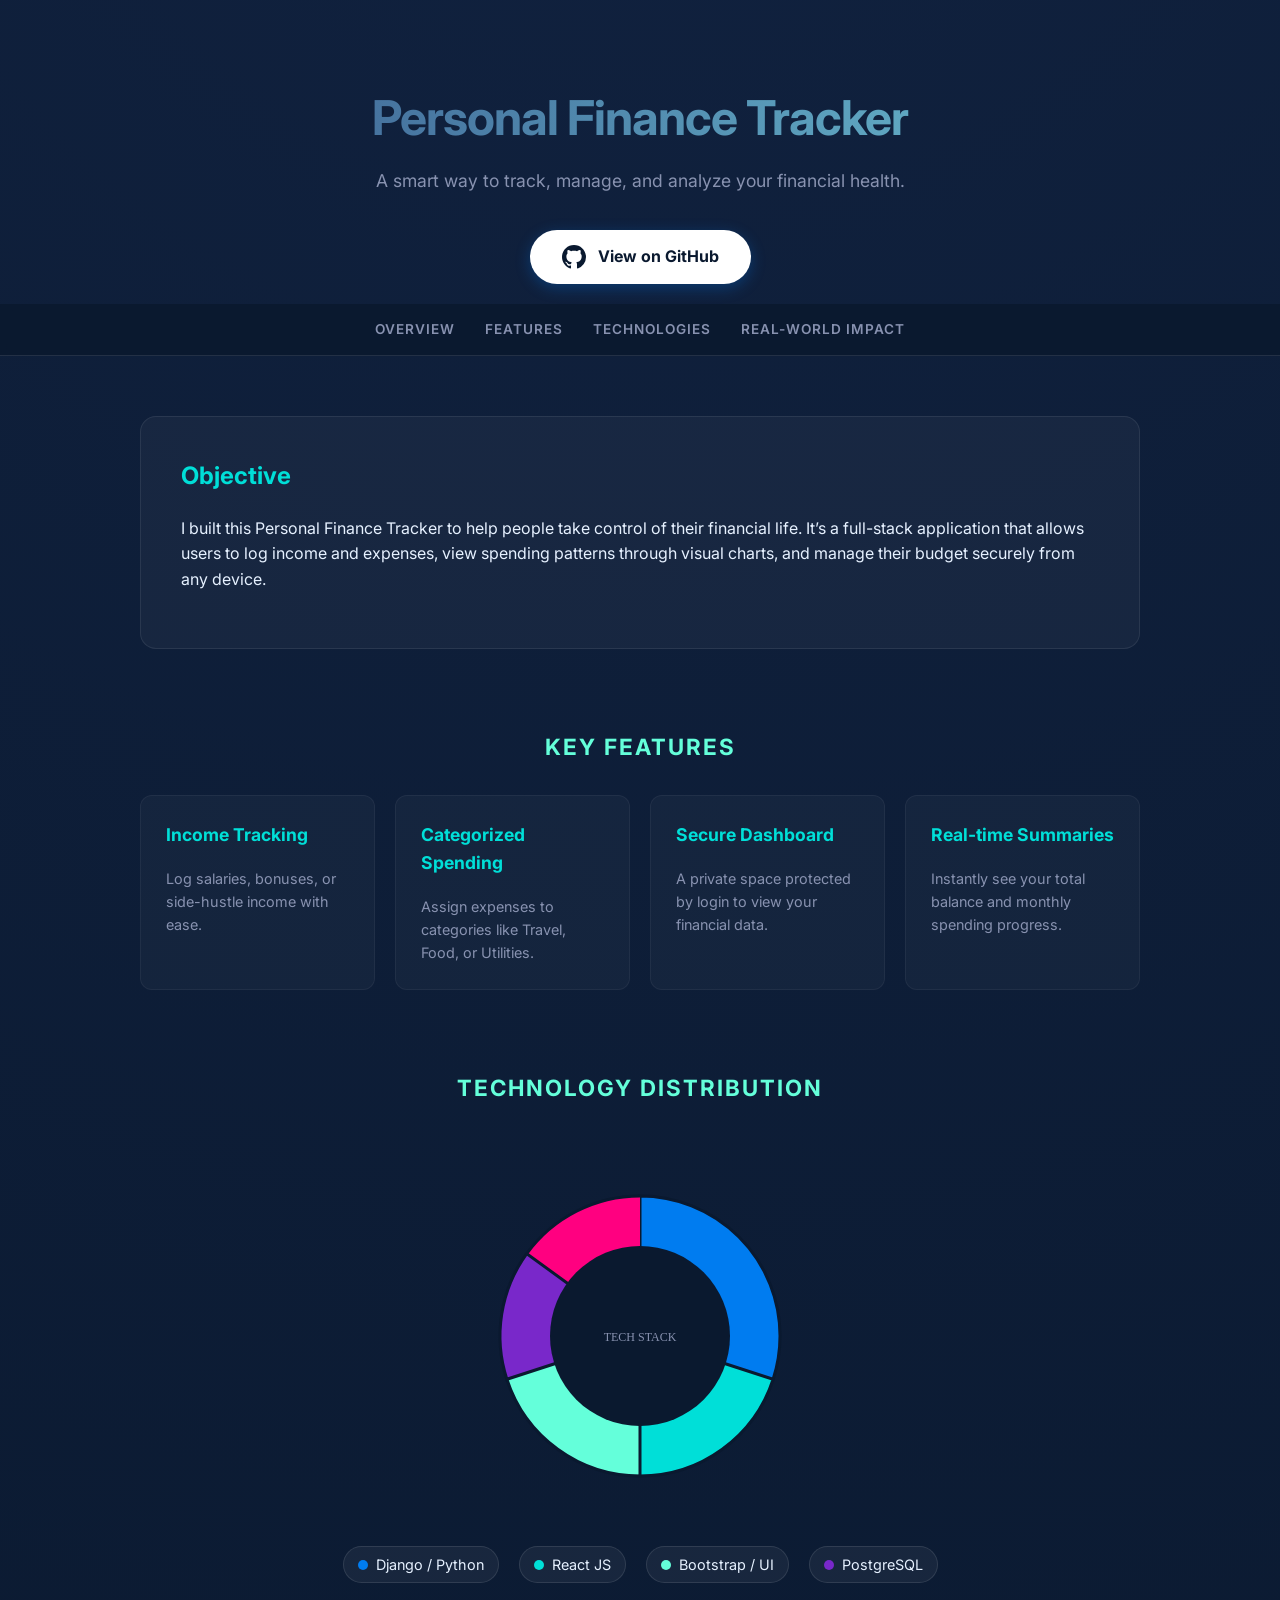
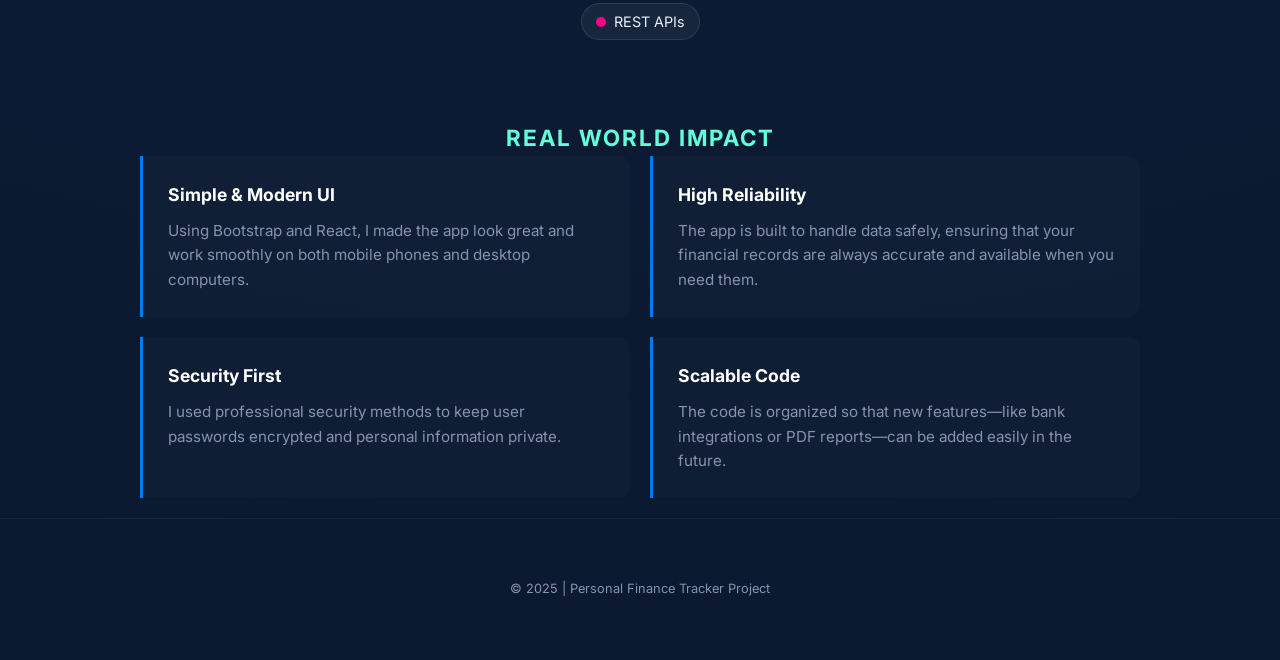
<file: personal-finance-tracker-using-django.html>
<!DOCTYPE html>
<html lang="en">
<head>
<meta charset="UTF-8">
<meta name="viewport" content="width=device-width, initial-scale=1.0">
<title>Personal Finance Tracker | Full-Stack Project</title>
<link href="https://fonts.googleapis.com/css2?family=Inter:wght@300;400;600;700&display=swap" rel="stylesheet">

<style>
:root {
    --primary-blue: #007cf0;
    --secondary-blue: #00dfd8;
    --dark-navy: #0a192f;
    --card-bg: rgba(255, 255, 255, 0.04);
    --text-main: #e6f1ff;
    --text-dim: #8892b0;
    --accent-color: #64ffda;
    /* Tech Colors */
    --c1: #007cf0; --c2: #00dfd8; --c3: #64ffda; --c4: #7928ca; --c5: #ff0080;
}

body {
    margin: 0;
    font-family: 'Inter', sans-serif;
    background-color: var(--dark-navy);
    background-image: radial-gradient(circle at 50% -20%, #112240, #0a192f);
    color: var(--text-main);
    line-height: 1.6;
}

header { padding: 80px 20px 20px; text-align: center; }
header h1 {
  font-size: 3rem;
  margin: 0;
  font-weight: 700;
  letter-spacing: -1px;
  
  /* Gradient Colors: Deep Blue to Vibrant Cyan */
  background: linear-gradient(90deg, #365289 0%, #6fc8d7 100%);
  
  /* Clipping the background to the text */
  -webkit-background-clip: text;
  -webkit-text-fill-color: transparent;
  
  /* Fallback for older browsers */
  color: #6b9fba; 
}

header p { color: var(--text-dim); font-size: 1.1rem; margin-top: 10px; }

/* MODERN GITHUB BUTTON */
.btn-container { text-align: center; margin-top: 35px; }
.github-pill {
    display: inline-flex;
    align-items: center;
    gap: 12px;
    padding: 14px 32px;
    background: #fff;
    color: #0a192f;
    text-decoration: none;
    border-radius: 50px;
    font-weight: 700;
    font-size: 1rem;
    transition: all 0.3s cubic-bezier(0.4, 0, 0.2, 1);
    box-shadow: 0 4px 15px rgba(0, 124, 240, 0.3);
}

.github-pill:hover {
    transform: translateY(-3px);
    box-shadow: 0 8px 25px rgba(0, 223, 216, 0.4);
    background: var(--secondary-blue);
}

nav {
    background: rgba(10, 25, 47, 0.9);
    backdrop-filter: blur(12px);
    padding: 15px;
    display: flex;
    justify-content: center;
    position: sticky;
    top: 0;
    z-index: 100;
    border-bottom: 1px solid rgba(255,255,255,0.1);
}
nav a { color: var(--text-dim); text-decoration: none; margin: 0 15px; font-size: 0.85rem; font-weight: 600; text-transform: uppercase; letter-spacing: 1px; }
nav a:hover { color: var(--accent-color); }

.container { max-width: 1000px; margin: auto; padding: 20px; }

.card {
    background: var(--card-bg);
    border: 1px solid rgba(255, 255, 255, 0.08);
    border-radius: 16px;
    padding: 40px;
    margin: 40px 0;
}

.section-title { text-align: center; margin-top: 80px; color: var(--accent-color); font-size: 1.4rem; letter-spacing: 2px; text-transform: uppercase; font-weight: 700; }

/* FEATURES */
.features-grid {
    display: grid;
    grid-template-columns: repeat(auto-fit, minmax(220px, 1fr));
    gap: 20px;
    margin-top: 30px;
}
.feature-item {
    background: rgba(255,255,255,0.03);
    padding: 25px;
    border-radius: 12px;
    border: 1px solid rgba(255,255,255,0.05);
}
.feature-item h3 { color: var(--secondary-blue); margin-top: 0; font-size: 1.1rem; }
.feature-item p { font-size: 0.9rem; color: var(--text-dim); margin: 0; }

/* CHART & LEGEND */
.chart-wrapper {
    display: flex;
    flex-direction: column;
    align-items: center;
    margin: 50px 0;
}
#chartTooltip {
    position: absolute;
    background: #fff;
    color: #0a192f;
    padding: 6px 12px;
    border-radius: 4px;
    font-size: 12px;
    font-weight: 700;
    pointer-events: none;
    display: none;
    z-index: 10;
}
.tech-legend {
    display: flex;
    flex-wrap: wrap;
    justify-content: center;
    gap: 20px;
    margin-top: 30px;
    max-width: 700px;
}
.legend-tag {
    display: flex;
    align-items: center;
    gap: 8px;
    font-size: 0.9rem;
    color: var(--text-main);
    background: rgba(255,255,255,0.05);
    padding: 6px 14px;
    border-radius: 20px;
    border: 1px solid rgba(255,255,255,0.1);
}
.dot { width: 10px; height: 10px; border-radius: 50%; }

/* IMPACT */
.impact-grid {
    display: grid;
    grid-template-columns: 1fr 1fr;
    gap: 20px;
}
.impact-card {
    padding: 25px;
    border-left: 3px solid var(--primary-blue);
    background: rgba(255,255,255,0.02);
    border-radius: 0 12px 12px 0;
}
.impact-card h4 { margin: 0 0 10px 0; color: #fff; font-size: 1.1rem; }
.impact-card p { margin: 0; font-size: 0.95rem; color: var(--text-dim); }

footer { text-align: center; padding: 60px; color: var(--text-dim); font-size: 0.8rem; border-top: 1px solid rgba(255,255,255,0.05); }
</style>
</head>
<body>

<header>
    <h1>Personal Finance Tracker</h1>
    <p>A smart way to track, manage, and analyze your financial health.</p>
    
    <div class="btn-container">
        <a href="https://github.com/yourusername/project" target="_blank" class="github-pill">
            <svg height="24" width="24" viewBox="0 0 16 16" fill="currentColor"><path d="M8 0C3.58 0 0 3.58 0 8c0 3.54 2.29 6.53 5.47 7.59.4.07.55-.17.55-.38 0-.19-.01-.82-.01-1.49-2.01.37-2.53-.49-2.69-.94-.09-.23-.48-.94-.82-1.13-.28-.15-.68-.52-.01-.53.63-.01 1.08.58 1.23.82.72 1.21 1.87.87 2.33.66.07-.52.28-.87.51-1.07-1.78-.2-3.64-.89-3.64-3.95 0-.87.31-1.59.82-2.15-.08-.2-.36-1.02.08-2.12 0 0 .67-.21 2.2.82.64-.18 1.32-.27 2-.27.68 0 1.36.09 2 .27 1.53-1.04 2.2-.82 2.2-.82.44 1.1.16 1.92.08 2.12.51.56.82 1.27.82 2.15 0 3.07-1.87 3.75-3.65 3.95.29.25.54.73.54 1.48 0 1.07-.01 1.93-.01 2.2 0 .21.15.46.55.38A8.013 8.013 0 0016 8c0-4.42-3.58-8-8-8z"></path></svg>
            View on GitHub
        </a>
    </div>
</header>

<nav>
    <a href="#overview">Overview</a>
    <a href="#features">Features</a>
    <a href="#tech">Technologies</a>
    <a href="#impact">Real-world Impact</a>
</nav>

<div class="container">

    <section id="overview" class="card">
        <h2 style="margin-top:0; color: var(--secondary-blue);">Objective</h2>
        <p>I built this Personal Finance Tracker to help people take control of their financial life. It’s a full-stack application that allows users to log income and expenses, view spending patterns through visual charts, and manage their budget securely from any device.</p>
    </section>

    <div id="features" class="section-title">Key Features</div>
    <div class="features-grid">
        <div class="feature-item">
            <h3>Income Tracking</h3>
            <p>Log salaries, bonuses, or side-hustle income with ease.</p>
        </div>
        <div class="feature-item">
            <h3>Categorized Spending</h3>
            <p>Assign expenses to categories like Travel, Food, or Utilities.</p>
        </div>
        <div class="feature-item">
            <h3>Secure Dashboard</h3>
            <p>A private space protected by login to view your financial data.</p>
        </div>
        <div class="feature-item">
            <h3>Real-time Summaries</h3>
            <p>Instantly see your total balance and monthly spending progress.</p>
        </div>
    </div>

    <div id="tech" class="section-title">Technology Distribution</div>
    <div class="chart-wrapper">
        <div id="chartTooltip"></div>
        <canvas id="techDonut" width="360" height="360"></canvas>
        
        <div class="tech-legend" id="legend">
            </div>
    </div>

    <div id="impact" class="section-title">Real World Impact</div>
    <div class="impact-grid">
        <div class="impact-card">
            <h4>Simple & Modern UI</h4>
            <p>Using Bootstrap and React, I made the app look great and work smoothly on both mobile phones and desktop computers.</p>
        </div>
        <div class="impact-card">
            <h4>High Reliability</h4>
            <p>The app is built to handle data safely, ensuring that your financial records are always accurate and available when you need them.</p>
        </div>
        <div class="impact-card">
            <h4>Security First</h4>
            <p>I used professional security methods to keep user passwords encrypted and personal information private.</p>
        </div>
        <div class="impact-card">
            <h4>Scalable Code</h4>
            <p>The code is organized so that new features—like bank integrations or PDF reports—can be added easily in the future.</p>
        </div>
    </div>

</div>

<footer>
    © 2025 | Personal Finance Tracker Project
</footer>

<script>
const canvas = document.getElementById("techDonut");
const ctx = canvas.getContext("2d");
const tooltip = document.getElementById("chartTooltip");
const legendDiv = document.getElementById("legend");

const techData = [
    { label: "Django / Python", value: 30, color: "#007cf0" },
    { label: "React JS", value: 20, color: "#00dfd8" },
    { label: "Bootstrap / UI", value: 20, color: "#64ffda" },
    { label: "PostgreSQL", value: 15, color: "#7928ca" },
    { label: "REST APIs", value: 15, color: "#ff0080" }
];

const total = techData.reduce((sum, item) => sum + item.value, 0);
const centerX = 180, centerY = 180, outerR = 140, innerR = 90;
let slices = [];

function draw(hoverLabel = "", hoverVal = "") {
    ctx.clearRect(0, 0, canvas.width, canvas.height);
    let startA = -Math.PI / 2;
    slices = [];

    techData.forEach(item => {
        const sliceA = (item.value / total) * 2 * Math.PI;
        ctx.beginPath();
        ctx.moveTo(centerX, centerY);
        ctx.arc(centerX, centerY, outerR, startA, startA + sliceA);
        ctx.fillStyle = item.color;
        ctx.fill();
        ctx.strokeStyle = "#0a192f";
        ctx.lineWidth = 3;
        ctx.stroke();

        slices.push({ ...item, startA, endA: startA + sliceA });
        startA += sliceA;
    });

    // Donut hole
    ctx.beginPath();
    ctx.arc(centerX, centerY, innerR, 0, 2 * Math.PI);
    ctx.fillStyle = "#0a192f";
    ctx.fill();

    // Dynamic Center Text
    ctx.textAlign = "center";
    if(hoverLabel) {
        ctx.fillStyle = "white";
        ctx.font = "bold 16px Inter";
        ctx.fillText(hoverLabel, centerX, centerY - 5);
        ctx.fillStyle = varColor('--secondary-blue');
        ctx.font = "14px Inter";
        ctx.fillText(hoverVal + "%", centerX, centerY + 20);
    } else {
        ctx.fillStyle = "#8892b0";
        ctx.font = "12px Inter";
        ctx.fillText("TECH STACK", centerX, centerY + 5);
    }
}

// Generate Legend at Bottom
techData.forEach(item => {
    legendDiv.innerHTML += `
        <div class="legend-tag">
            <span class="dot" style="background:${item.color}"></span>
            <span>${item.label}</span>
        </div>
    `;
});

function varColor(name) { return getComputedStyle(document.documentElement).getPropertyValue(name); }

canvas.addEventListener("mousemove", (e) => {
    const rect = canvas.getBoundingClientRect();
    const mouseX = e.clientX - rect.left - centerX;
    const mouseY = e.clientY - rect.top - centerY;
    const dist = Math.sqrt(mouseX**2 + mouseY**2);

    if (dist > innerR && dist < outerR) {
        let angle = Math.atan2(mouseY, mouseX);
        if (angle < -Math.PI / 2) angle += 2 * Math.PI;

        const s = slices.find(s => angle >= s.startA && angle <= s.endA);
        if (s) {
            tooltip.style.display = "block";
            tooltip.style.left = (e.pageX + 15) + "px";
            tooltip.style.top = (e.pageY + 15) + "px";
            tooltip.innerHTML = `<b>${s.label}</b>: ${s.value}%`;
            draw(s.label, s.value);
            return;
        }
    }
    tooltip.style.display = "none";
    draw();
});

canvas.addEventListener("mouseleave", () => {
    tooltip.style.display = "none";
    draw();
});

draw();
</script>

</body>
</html>
</file>
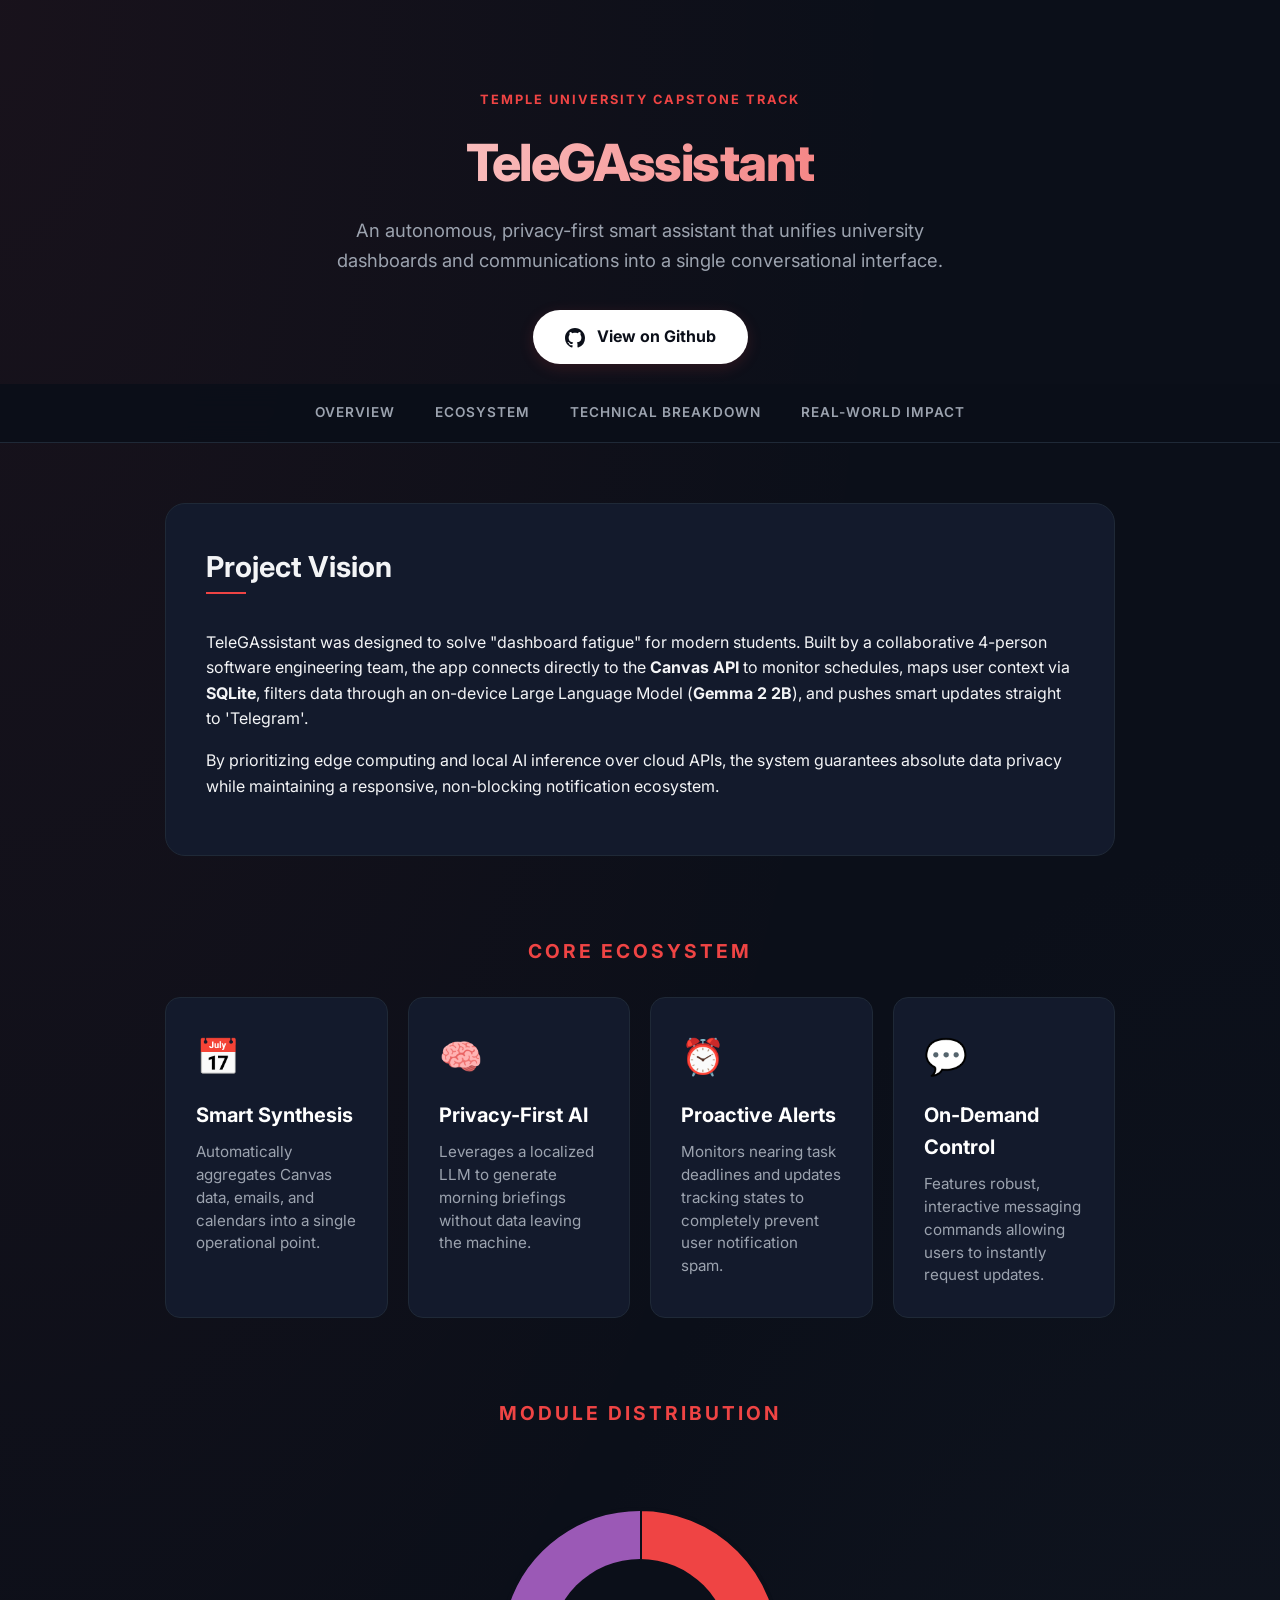
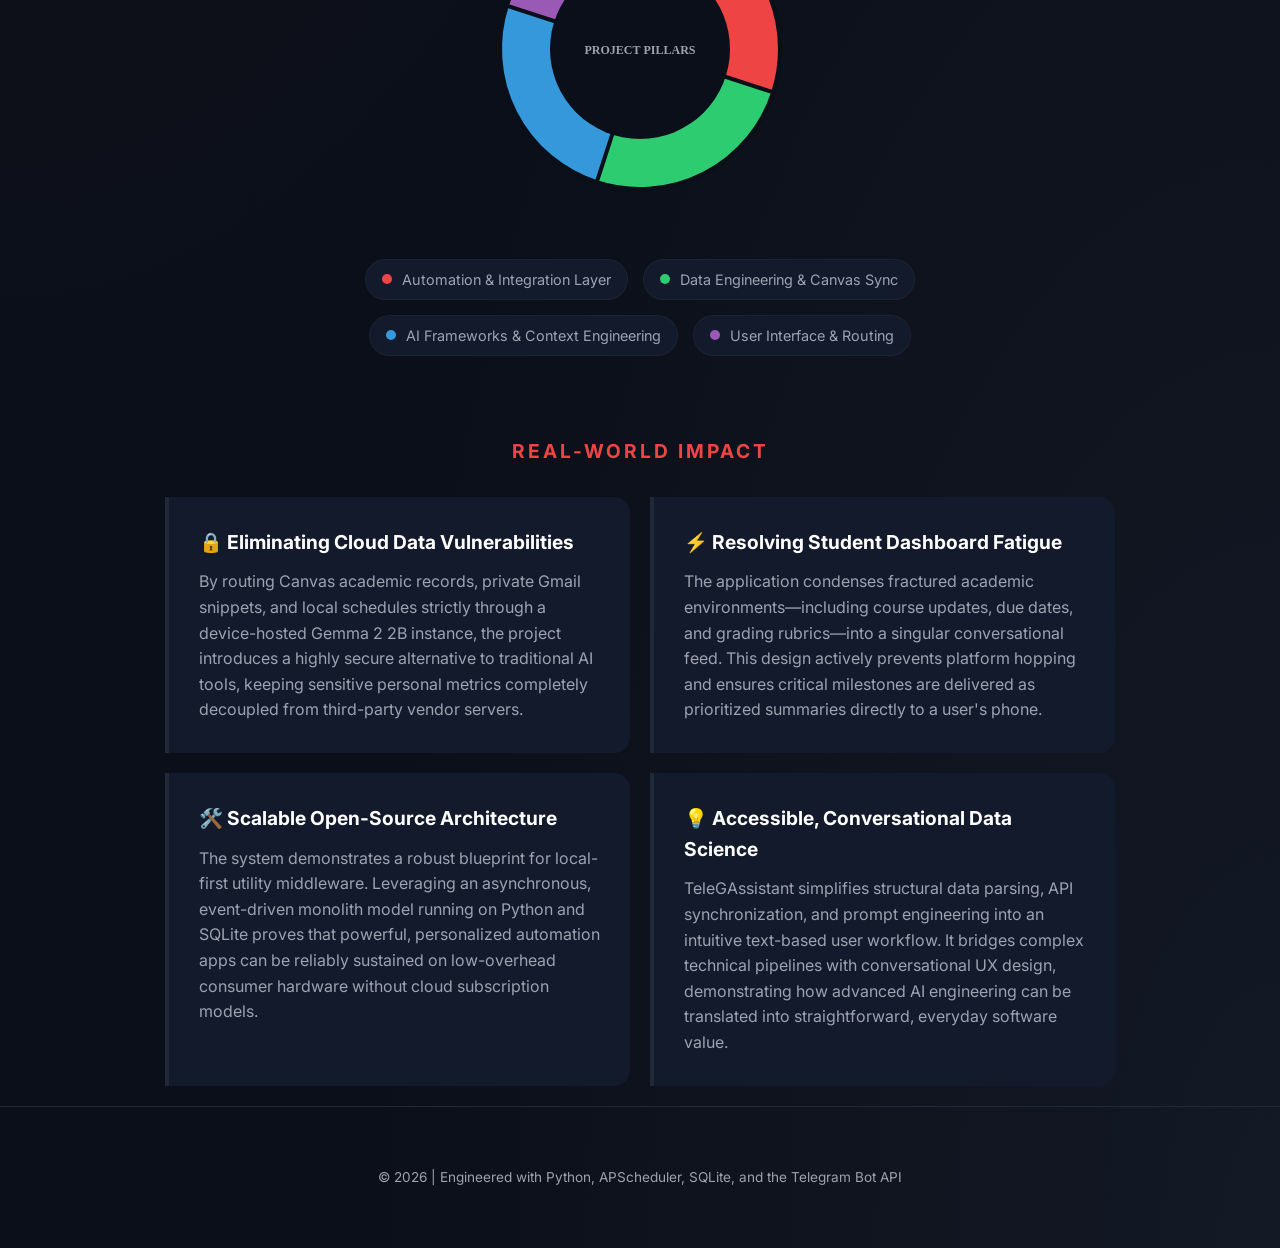
<file: telegassistant.html>
<!DOCTYPE html>
<html lang="en">
<head>
<meta charset="UTF-8">
<meta name="viewport" content="width=device-width, initial-scale=1.0">
<title>TeleGAssistant | Engineering Portfolio</title>
<link href="https://fonts.googleapis.com/css2?family=Inter:wght@300;400;600;700&display=swap" rel="stylesheet">

<style>
:root {
    --primary-red: #ef4444;
    --accent-glow: rgba(239, 68, 68, 0.15);
    --dark-slate: #0b0f19;
    --card-bg: #131a2c;
    --card-bg-hover: #1b243c;
    --text-main: #f3f4f6;
    --text-dim: #9ca3af;
    --border: #1f2937;
}

body {
    margin: 0;
    font-family: 'Inter', sans-serif;
    background-color: var(--dark-slate);
    background-image: 
        radial-gradient(at 0% 0%, rgba(239, 68, 68, 0.06) 0px, transparent 50%),
        radial-gradient(at 100% 100%, rgba(31, 41, 55, 0.4) 0px, transparent 50%);
    color: var(--text-main);
    line-height: 1.6;
}

/* HEADER & GITHUB BUTTON */
header { padding: 90px 20px 20px; text-align: center; }
header .badge { text-transform: uppercase; letter-spacing: 2px; font-size: 0.8rem; color: var(--primary-red); font-weight: 700; margin-bottom: 12px; }
header h1 { font-size: 3.2rem; margin: 0; font-weight: 800; background: linear-gradient(90deg, #fff, var(--primary-red)); -webkit-background-clip: text; -webkit-text-fill-color: transparent; letter-spacing: -0.03em; }
header p { color: var(--text-dim); font-size: 1.15rem; margin-top: 12px; max-width: 650px; margin-left: auto; margin-right: auto; }

.btn-container { text-align: center; margin-top: 35px; }
.github-pill {
    display: inline-flex;
    align-items: center;
    gap: 12px;
    padding: 14px 32px;
    background: #fff;
    color: var(--dark-slate);
    text-decoration: none;
    border-radius: 50px;
    font-weight: 700;
    transition: 0.3s cubic-bezier(0.4, 0, 0.2, 1);
    box-shadow: 0 4px 15px var(--accent-glow);
}
.github-pill:hover {
    transform: translateY(-3px);
    background: var(--primary-red);
    color: #fff;
    box-shadow: 0 8px 25px rgba(239, 68, 68, 0.4);
}

/* STICKY NAV */
nav {
    background: rgba(11, 15, 25, 0.9);
    backdrop-filter: blur(12px);
    padding: 18px;
    display: flex;
    justify-content: center;
    position: sticky;
    top: 0;
    z-index: 100;
    border-bottom: 1px solid var(--border);
}
nav a { color: var(--text-dim); text-decoration: none; margin: 0 20px; font-size: 0.85rem; font-weight: 600; text-transform: uppercase; letter-spacing: 1px; transition: color 0.2s ease; }
nav a:hover { color: var(--primary-red); }

.container { max-width: 950px; margin: auto; padding: 20px; }

/* LAYOUT CARDS */
.card {
    background: var(--card-bg);
    border: 1px solid var(--border);
    border-radius: 20px;
    padding: 40px;
    margin: 40px 0;
    transition: all 0.3s ease;
}
.card:hover { border-color: var(--border-hover); }
h2 { color: var(--text-main); margin-top: 0; font-size: 1.8rem; font-weight: 700; position: relative; display: inline-block; }
h2::after {
    content: '';
    position: absolute;
    left: 0;
    bottom: -4px;
    width: 40px;
    height: 2px;
    background-color: var(--primary-red);
    transition: width 0.3s ease;
}
.card:hover h2::after { width: 100%; }

/* PRODUCT ECOSYSTEM GRID */
.features-grid {
    display: grid;
    grid-template-columns: repeat(auto-fit, minmax(220px, 1fr));
    gap: 20px;
    margin-top: 30px;
}
.feature-item {
    background: var(--card-bg);
    padding: 30px;
    border-radius: 15px;
    border: 1px solid var(--border);
    transition: 0.3s cubic-bezier(0.4, 0, 0.2, 1);
}
.feature-item:hover { 
    border-color: var(--primary-red); 
    background-color: var(--card-bg-hover);
    transform: translateY(-5px); 
    box-shadow: 0 10px 20px -10px var(--accent-glow);
}
.feature-item span { font-size: 2.2rem; display: block; margin-bottom: 15px; }
.feature-item h3 { color: #fff; margin: 0 0 10px 0; font-size: 1.25rem; transition: color 0.2s; }
.feature-item:hover h3 { color: var(--primary-red); }
.feature-item p { font-size: 0.95rem; color: var(--text-dim); margin: 0; line-height: 1.5; }

.section-title { text-align: center; margin-top: 80px; color: var(--primary-red); font-size: 1.2rem; letter-spacing: 3px; text-transform: uppercase; font-weight: 700; }

/* CHART & LEGEND */
.chart-wrapper {
    display: flex;
    flex-direction: column;
    align-items: center;
    margin: 40px 0;
}
#chartTooltip {
    position: absolute;
    background: #fff;
    color: var(--dark-slate);
    padding: 8px 12px;
    border-radius: 6px;
    font-size: 13px;
    font-weight: 700;
    pointer-events: none;
    display: none;
    z-index: 10;
}
.tech-legend {
    display: flex;
    flex-wrap: wrap;
    justify-content: center;
    gap: 15px;
    margin-top: 30px;
    max-width: 800px;
}
.legend-tag {
    display: flex;
    align-items: center;
    gap: 10px;
    font-size: 0.85rem;
    background: var(--card-bg);
    border: 1px solid var(--border);
    padding: 8px 16px;
    border-radius: 30px;
}
.dot { width: 10px; height: 10px; border-radius: 50%; }

/* RECRUITER IMPACT GRID */
.impact-grid {
    display: grid;
    grid-template-columns: repeat(auto-fit, minmax(400px, 1fr));
    gap: 20px;
    margin-top: 30px;
}
.impact-card {
    padding: 30px;
    background: var(--card-bg);
    border-left: 4px solid var(--border);
    border-radius: 0 16px 16px 0;
    transition: all 0.3s cubic-bezier(0.4, 0, 0.2, 1);
}
.impact-card:hover {
    border-left-color: var(--primary-red);
    background: var(--card-bg-hover);
    transform: translateX(6px);
}
.impact-card h4 { margin: 0 0 12px 0; color: #fff; font-size: 1.2rem; transition: color 0.2s; }
.impact-card:hover h4 { color: var(--primary-red); }
.impact-card p { margin: 0; color: var(--text-dim); font-size: 1rem; line-height: 1.6; }

footer { text-align: center; padding: 60px; color: var(--text-dim); font-size: 0.85rem; border-top: 1px solid var(--border); }

#topBtn {
    position: fixed; bottom: 30px; right: 30px;
    background: var(--primary-red); color: white;
    border: none; border-radius: 50%; width: 50px; height: 50px;
    cursor: pointer; display: none; box-shadow: 0 5px 15px rgba(0,0,0,0.3);
    font-size: 1.2rem; font-weight: bold;
}
</style>
</head>

<body>

<header>
    <div class="badge">Temple University Capstone Track</div>
    <h1>TeleGAssistant</h1>
    <p>An autonomous, privacy-first smart assistant that unifies university dashboards and communications into a single conversational interface.</p>
    <div class="btn-container">
        <a href="https://github.com/Vrushilpatel2004/AI-Powered-TeleGAssistant" target="_blank" class="github-pill">
            <svg height="20" width="20" viewBox="0 0 16 16" fill="currentColor" style="margin-bottom:-2px;"><path d="M8 0C3.58 0 0 3.58 0 8c0 3.54 2.29 6.53 5.47 7.59.4.07.55-.17.55-.38 0-.19-.01-.82-.01-1.49-2.01.37-2.53-.49-2.69-.94-.09-.23-.48-.94-.82-1.13-.28-.15-.68-.52-.01-.53.63-.01 1.08.58 1.23.82.72 1.21 1.87.87 2.33.66.07-.52.28-.87.51-1.07-1.78-.2-3.64-.89-3.64-3.95 0-.87.31-1.59.82-2.15-.08-.2-.36-1.02.08-2.12 0 0 .67-.21 2.2.82.64-.18 1.32-.27 2-.27.68 0 1.36.09 2 .27 1.53-1.04 2.2-.82 2.2-.82.44 1.1.16 1.92.08 2.12.51.56.82 1.27.82 2.15 0 3.07-1.87 3.75-3.65 3.95.29.25.54.73.54 1.48 0 1.07-.01 1.93-.01 2.2 0 .21.15.46.55.38A8.013 8.013 0 0016 8c0-4.42-3.58-8-8-8z"></path></svg>
            View on Github
        </a>
    </div>
</header>

<nav>
    <a href="#overview">Overview</a>
    <a href="#ecosystem">Ecosystem</a>
    <a href="#architecture">Technical Breakdown</a>
    <a href="#impact">Real-World Impact</a>
</nav>

<div class="container">

    <section id="overview" class="card">
        <h2>Project Vision</h2>
        <p>TeleGAssistant was designed to solve "dashboard fatigue" for modern students. Built by a collaborative 4-person software engineering team, the app connects directly to the <strong>Canvas API</strong> to monitor schedules, maps user context via <strong>SQLite</strong>, filters data through an on-device Large Language Model (<strong>Gemma 2 2B</strong>), and pushes smart updates straight to 'Telegram'.</p>
        <p>By prioritizing edge computing and local AI inference over cloud APIs, the system guarantees absolute data privacy while maintaining a responsive, non-blocking notification ecosystem.</p>
    </section>

    <div id="ecosystem" class="section-title">Core Ecosystem</div>
    <div class="features-grid">
        <div class="feature-item"><span>📅</span><h3>Smart Synthesis</h3><p>Automatically aggregates Canvas data, emails, and calendars into a single operational point.</p></div>
        <div class="feature-item"><span>🧠</span><h3>Privacy-First AI</h3><p>Leverages a localized LLM to generate morning briefings without data leaving the machine.</p></div>
        <div class="feature-item"><span>⏰</span><h3>Proactive Alerts</h3><p>Monitors nearing task deadlines and updates tracking states to completely prevent user notification spam.</p></div>
        <div class="feature-item"><span>💬</span><h3>On-Demand Control</h3><p>Features robust, interactive messaging commands allowing users to instantly request updates.</p></div>
    </div>

    <div id="architecture" class="section-title">Module Distribution</div>
    <div class="chart-wrapper">
        <div id="chartTooltip"></div>
        <canvas id="techDonut" width="360" height="360"></canvas>
        <div class="tech-legend" id="legend"></div>
    </div>

    <div id="impact" class="section-title">Real-World Impact</div>
    <div class="impact-grid">
        <div class="impact-card">
            <h4>🔒 Eliminating Cloud Data Vulnerabilities</h4>
            <p>By routing Canvas academic records, private Gmail snippets, and local schedules strictly through a device-hosted Gemma 2 2B instance, the project introduces a highly secure alternative to traditional AI tools, keeping sensitive personal metrics completely decoupled from third-party vendor servers.</p>
        </div>
        <div class="impact-card">
            <h4>⚡ Resolving Student Dashboard Fatigue</h4>
            <p>The application condenses fractured academic environments—including course updates, due dates, and grading rubrics—into a singular conversational feed. This design actively prevents platform hopping and ensures critical milestones are delivered as prioritized summaries directly to a user's phone.</p>
        </div>
        <div class="impact-card">
            <h4>🛠️ Scalable Open-Source Architecture</h4>
            <p>The system demonstrates a robust blueprint for local-first utility middleware. Leveraging an asynchronous, event-driven monolith model running on Python and SQLite proves that powerful, personalized automation apps can be reliably sustained on low-overhead consumer hardware without cloud subscription models.</p>
        </div>
        <div class="impact-card">
            <h4>💡 Accessible, Conversational Data Science</h4>
            <p>TeleGAssistant simplifies structural data parsing, API synchronization, and prompt engineering into an intuitive text-based user workflow. It bridges complex technical pipelines with conversational UX design, demonstrating how advanced AI engineering can be translated into straightforward, everyday software value.</p>
        </div>
    </div>

</div>

<button id="topBtn" onclick="scrollToTop()">↑</button>

<footer>
    © 2026 | Engineered with Python, APScheduler, SQLite, and the Telegram Bot API
</footer>

<script>
const canvas = document.getElementById("techDonut");
const ctx = canvas.getContext("2d");
const tooltip = document.getElementById("chartTooltip");
const legendDiv = document.getElementById("legend");

const techData = [
    { label: "Automation & Integration Layer", value: 30, color: "#ef4444" },
    { label: "Data Engineering & Canvas Sync", value: 25, color: "#2ecc71" },
    { label: "AI Frameworks & Context Engineering", value: 25, color: "#3498db" },
    { label: "User Interface & Routing", value: 20, color: "#9b59b6" }
];

const total = techData.reduce((sum, item) => sum + item.value, 0);
const centerX = 180, centerY = 180, outerR = 140, innerR = 90;
let slices = [];

function draw(hoverLabel = "", hoverVal = "") {
    ctx.clearRect(0, 0, canvas.width, canvas.height);
    let startA = -Math.PI / 2;
    slices = [];

    techData.forEach(item => {
        const sliceA = (item.value / total) * 2 * Math.PI;
        ctx.beginPath();
        ctx.moveTo(centerX, centerY);
        ctx.arc(centerX, centerY, outerR, startA, startA + sliceA);
        ctx.fillStyle = item.color;
        ctx.fill();
        ctx.strokeStyle = "#0b0f19";
        ctx.lineWidth = 4;
        ctx.stroke();

        slices.push({ ...item, startA, endA: startA + sliceA });
        startA += sliceA;
    });

    ctx.beginPath();
    ctx.arc(centerX, centerY, innerR, 0, 2 * Math.PI);
    ctx.fillStyle = "#0b0f19";
    ctx.fill();

    ctx.textAlign = "center";
    if(hoverLabel) {
        ctx.fillStyle = "white";
        ctx.font = "bold 15px Inter";
        ctx.fillText(hoverLabel, centerX, centerY - 5);
        ctx.fillStyle = "#ef4444";
        ctx.font = "14px Inter";
        ctx.fillText(hoverVal + "% Allocation", centerX, centerY + 20);
    } else {
        ctx.fillStyle = "#9ca3af";
        ctx.font = "600 12px Inter";
        ctx.fillText("PROJECT PILLARS", centerX, centerY + 5);
    }
}

techData.forEach(item => {
    legendDiv.innerHTML += `
        <div class="legend-tag" style="border: 1px solid rgba(255,255,255,0.04)">
            <span class="dot" style="background:${item.color}"></span>
            <span style="color: #9ca3af; font-size: 0.9rem;">${item.label}</span>
        </div>
    `;
});

canvas.addEventListener("mousemove", (e) => {
    const rect = canvas.getBoundingClientRect();
    const mouseX = e.clientX - rect.left - centerX;
    const mouseY = e.clientY - rect.top - centerY;
    const dist = Math.sqrt(mouseX**2 + mouseY**2);

    if (dist > innerR && dist < outerR) {
        let angle = Math.atan2(mouseY, mouseX);
        if (angle < -Math.PI / 2) angle += 2 * Math.PI;
        const s = slices.find(s => angle >= s.startA && angle <= s.endA);
        if (s) {
            tooltip.style.display = "block";
            tooltip.style.left = (e.pageX + 15) + "px";
            tooltip.style.top = (e.pageY + 15) + "px";
            tooltip.innerHTML = `<b>${s.label}</b>: ${s.value}%`;
            draw(s.label, s.value);
            return;
        }
    }
    tooltip.style.display = "none";
    draw();
});

canvas.addEventListener("mouseleave", () => {
    tooltip.style.display = "none";
    draw();
});

const topBtn = document.getElementById("topBtn");
window.onscroll = () => { topBtn.style.display = window.scrollY > 400 ? "block" : "none"; };
function scrollToTop() { window.scrollTo({ top: 0, behavior: 'smooth' }); }

draw();
</script>

</body>
</html>
</file>
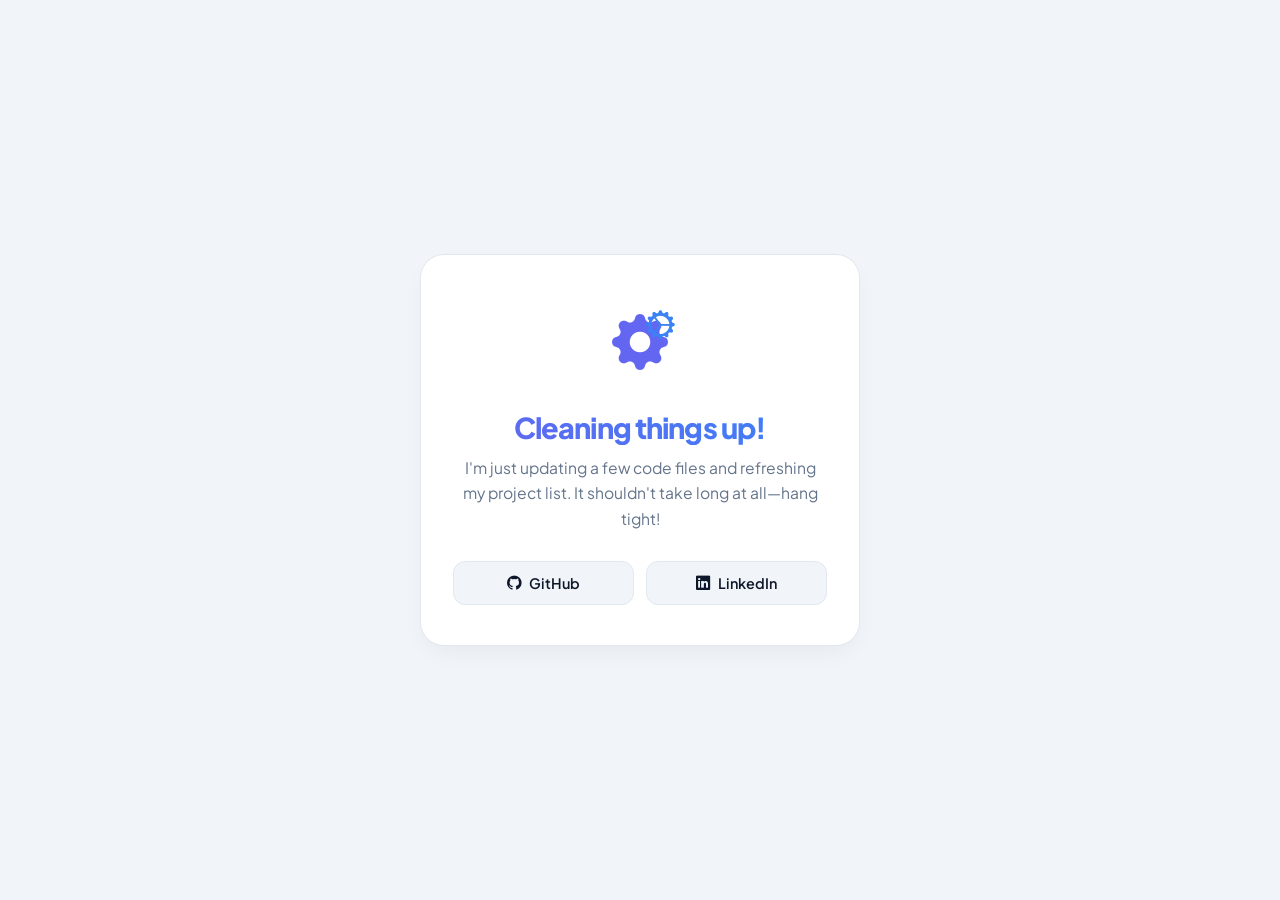
<file: assets/maintenance.html>
<!DOCTYPE html>
<html lang="en">
<head>
  <meta charset="utf-8">
  <meta name="viewport" content="width=device-width, initial-scale=1">

  <!-- 1. MANDATORY: Paste your exact Google verification tag here -->
    <meta name="google-site-verification" content="n8oy4kkKYsrI0Qr-0KChz3GPyTC3DNHZh46lyLWdrjQ"/>
    
    <!-- 2. Tell Google bots this is temporary so it doesn't hurt your SEO -->
    <meta name="robots" content="noindex, nofollow">

  <title>Be Right Back | Vrushil Patel</title>
  
  <!-- Fonts & Icons -->
  <link rel="stylesheet" href="https://fonts.googleapis.com/css2?family=Plus+Jakarta+Sans:wght@400;500;600;700;800&display=swap">
  <link rel="stylesheet" href="https://cdn.jsdelivr.net/npm/bootstrap-icons@1.11.3/font/bootstrap-icons.min.css">

  <style>
    :root {
      --bg: #f1f5f9;
      --card-bg: #ffffff;
      --text-main: #0f172a;
      --text-muted: #64748b;
      --accent-purple: #6366f1;
      --accent-blue: #3b82f6;
      --border: #e2e8f0;
    }

    @media (prefers-color-scheme: dark) {
      :root {
        --bg: #090d16;
        --card-bg: #111827;
        --text-main: #f8fafc;
        --text-muted: #9ca3af;
        --border: #1f2937;
      }
    }

    * {
      box-sizing: border-box;
      margin: 0;
      padding: 0;
    }

    body {
      background-color: var(--bg);
      color: var(--text-main);
      font-family: 'Plus Jakarta Sans', -apple-system, sans-serif;
      min-height: 100vh;
      display: flex;
      align-items: center;
      justify-content: center;
      padding: 20px;
    }

    .card {
      max-width: 440px;
      width: 100%;
      padding: 40px 32px;
      background: var(--card-bg);
      border: 1px solid var(--border);
      border-radius: 24px;
      text-align: center;
      box-shadow: 0 10px 25px -5px rgba(0, 0, 0, 0.05);
    }

    /* Animated Custom Maintenance Illustration */
    .animation-box {
      position: relative;
      width: 90px;
      height: 90px;
      margin: 0 auto 24px;
      display: flex;
      align-items: center;
      justify-content: center;
    }

    .base-gear {
      font-size: 3.5rem;
      color: var(--accent-purple);
      animation: spinClockwise 6s linear infinite;
    }

    .sub-gear {
      position: absolute;
      font-size: 1.8rem;
      color: var(--accent-blue);
      top: 10px;
      right: 10px;
      animation: spinCounterClockwise 4s linear infinite;
    }

    @keyframes spinClockwise {
      100% { transform: rotate(360deg); }
    }

    @keyframes spinCounterClockwise {
      100% { transform: rotate(-360deg); }
    }

    h1 {
      font-size: 1.8rem;
      font-weight: 800;
      letter-spacing: -0.03em;
      margin-bottom: 10px;
      background: linear-gradient(45deg, var(--accent-purple), var(--accent-blue));
      -webkit-background-clip: text;
      background-clip: text;
      -webkit-text-fill-color: transparent;
    }

    p {
      color: var(--text-muted);
      font-size: 0.98rem;
      line-height: 1.6;
      margin-bottom: 30px;
    }

    .links {
      display: flex;
      justify-content: center;
      gap: 12px;
    }

    .btn {
      display: inline-flex;
      align-items: center;
      justify-content: center;
      gap: 8px;
      flex: 1;
      padding: 12px 16px;
      border-radius: 12px;
      background: var(--bg);
      border: 1px solid var(--border);
      color: var(--text-main);
      font-size: 0.9rem;
      font-weight: 600;
      text-decoration: none;
      transition: all 0.2s cubic-bezier(0.16, 1, 0.3, 1);
    }

    .btn:hover {
      transform: translateY(-2px);
      background-color: var(--text-main);
      color: var(--card-bg);
      border-color: var(--text-main);
    }

    @media (max-width: 400px) {
      .card { padding: 32px 20px; }
      h1 { font-size: 1.5rem; }
    }
  </style>
</head>
<body>

  <main class="card">
    <!-- Interlocking Animated Gears -->
    <div class="animation-box">
      <i class="bi bi-gear-fill base-gear"></i>
      <i class="bi bi-gear-wide-connected sub-gear"></i>
    </div>

    <h1>Cleaning things up!</h1>
    <p>
      I'm just updating a few code files and refreshing my project list. It shouldn't take long at all—hang tight!
    </p>

    <div class="links">
      <a href="https://github.com/Vrushilpatel2004" target="_blank" rel="noopener noreferrer" class="btn">
        <i class="bi bi-github"></i> GitHub
      </a>
      <a href="https://linkedin.com" target="_blank" rel="noopener noreferrer" class="btn">
        <i class="bi bi-linkedin"></i> LinkedIn
      </a>
    </div>
  </main>

</body>
</html>
</file>
